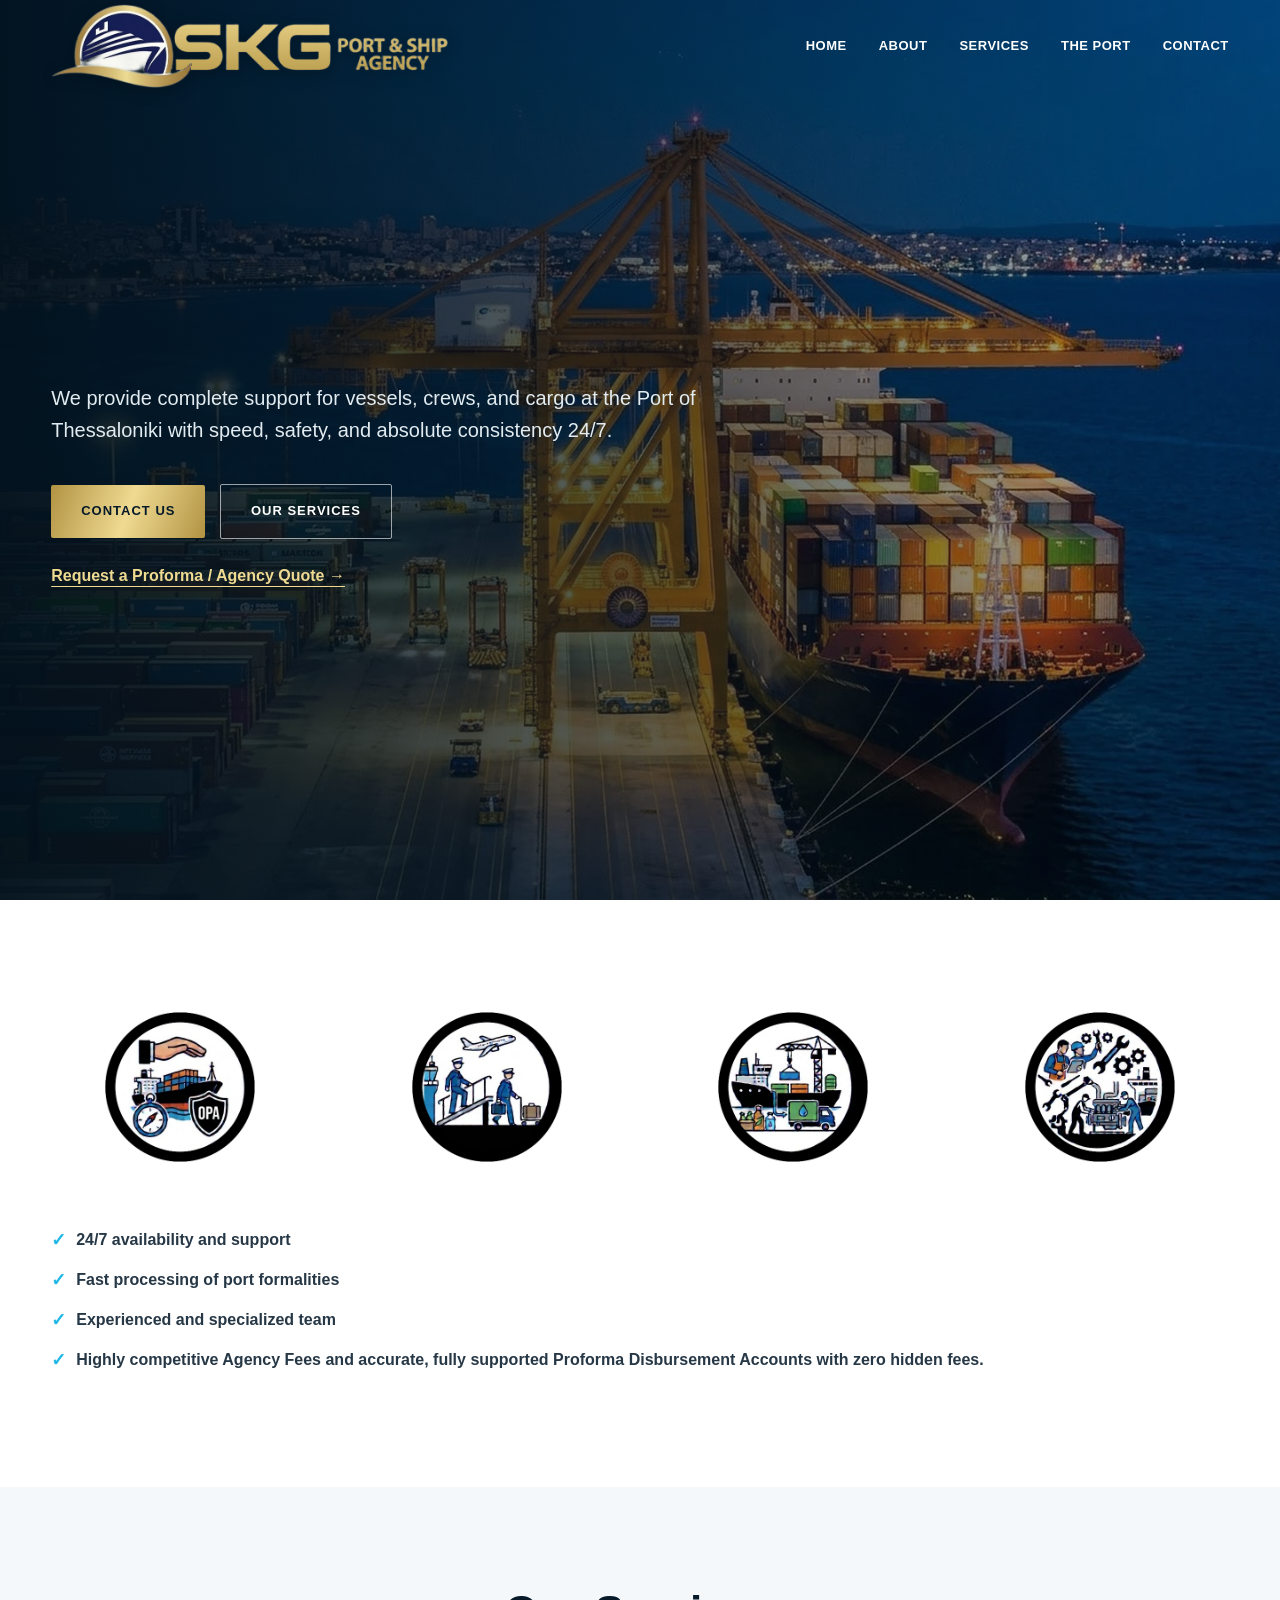
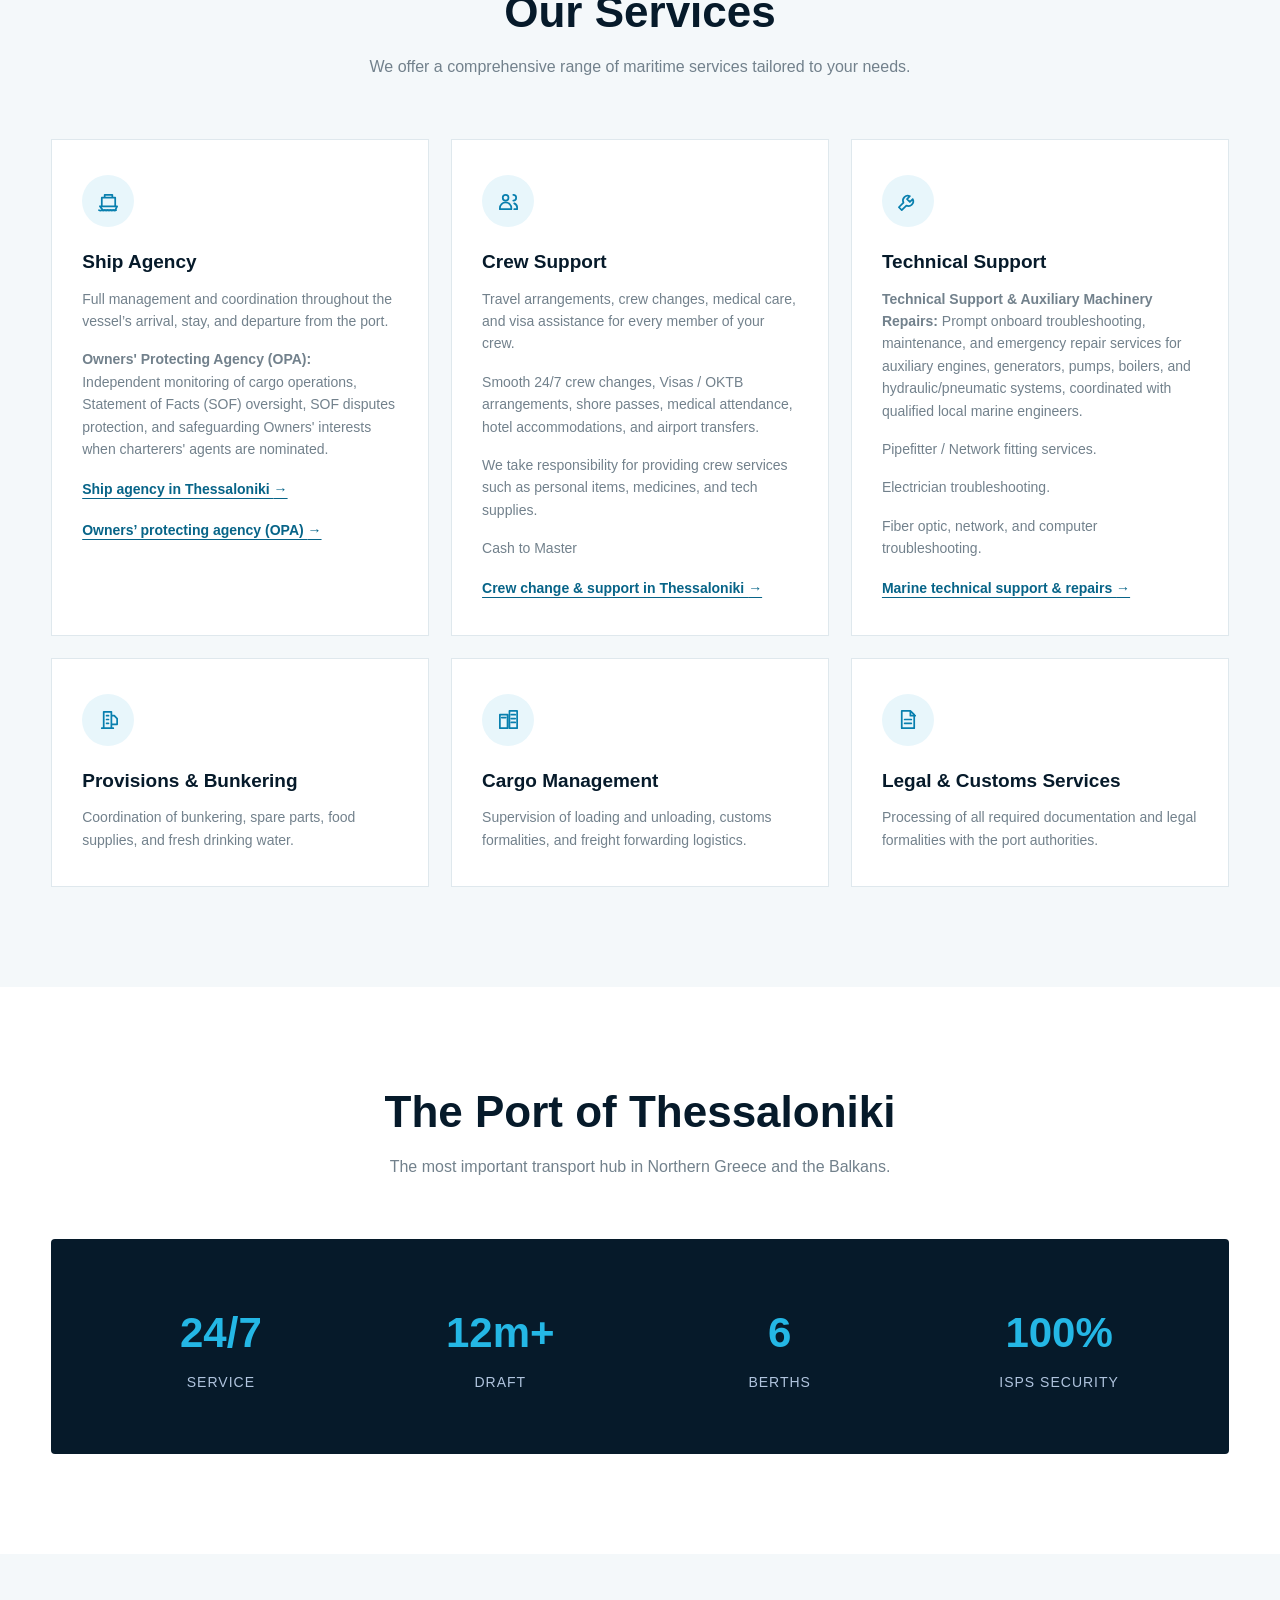
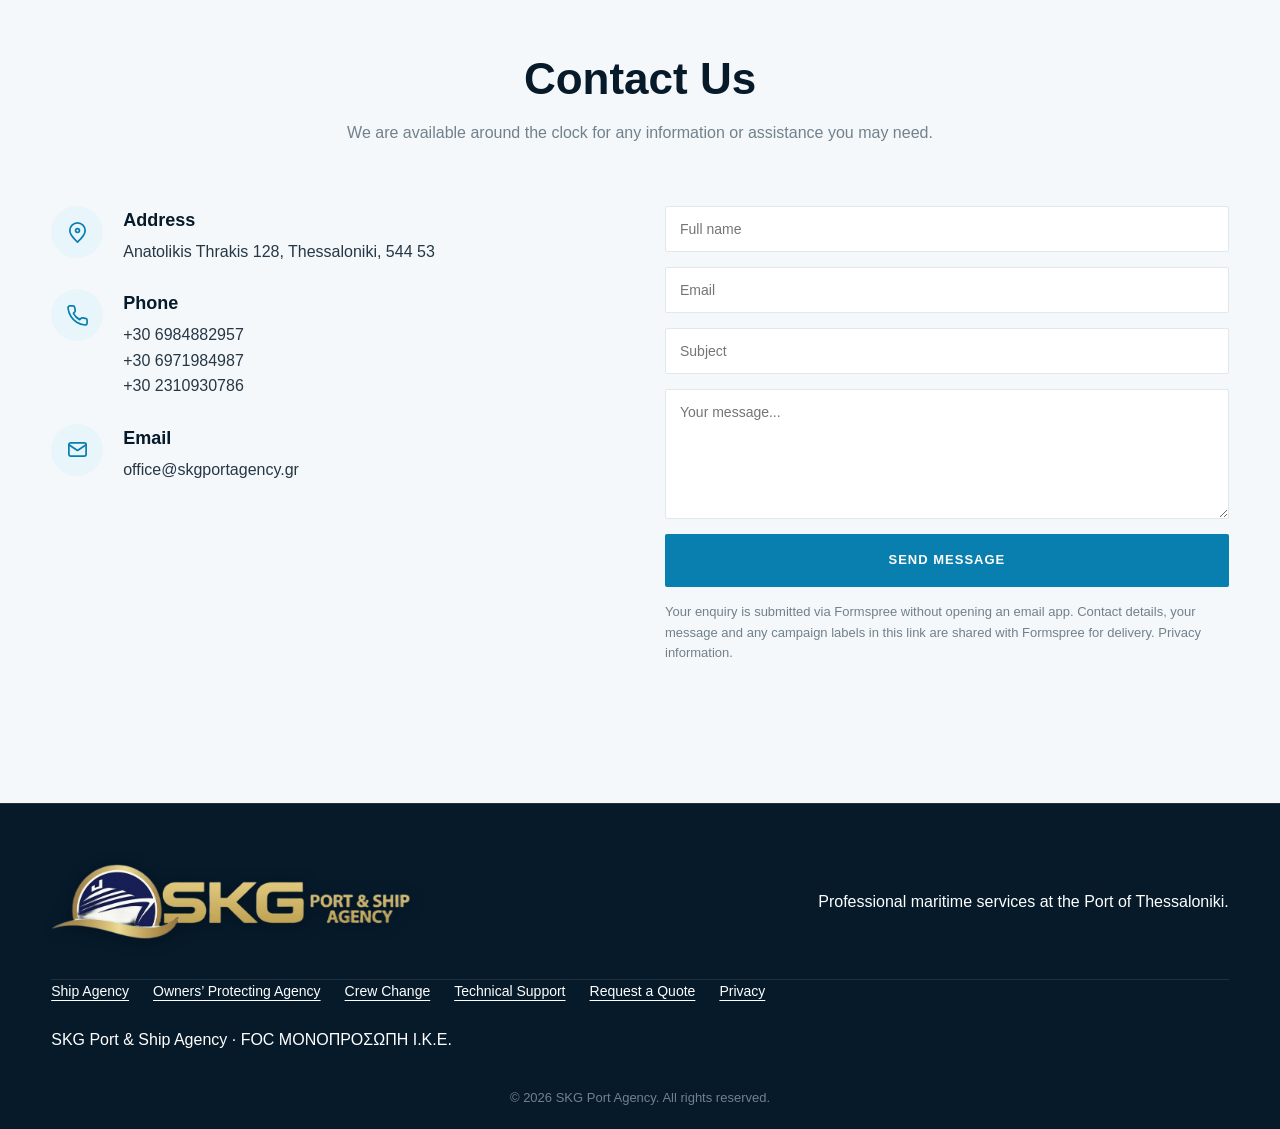
<file: index.html>
<!doctype html>
<html lang="en">

<head>
  <meta charset="UTF-8" />
  <meta name="viewport" content="width=device-width, initial-scale=1.0" />
  <meta name="description" content="SKG Port &amp; Ship Agency provides ship agency, crew support and maritime services at the Port of Thessaloniki, Greece. Contact our team for 24/7 assistance." />
  <meta name="theme-color" content="#061a2a" />
  <title>Ship Agent Thessaloniki | SKG Port &amp; Ship Agency</title>
  <link rel="canonical" href="https://skgportagency.gr/" />
  <meta property="og:type" content="website" />
  <meta property="og:locale" content="en_GB" />
  <meta property="og:site_name" content="SKG Port &amp; Ship Agency" />
  <meta property="og:title" content="Ship Agent Thessaloniki | SKG Port &amp; Ship Agency" />
  <meta property="og:description" content="SKG Port &amp; Ship Agency provides ship agency, crew support and maritime services at the Port of Thessaloniki, Greece. Contact our team for 24/7 assistance." />
  <meta property="og:url" content="https://skgportagency.gr/" />
  <meta property="og:image" content="https://skgportagency.gr/images/skg-port-ship-agency-logo-gold.png" />
  <meta property="og:image:alt" content="SKG Port &amp; Ship Agency logo" />
  <meta name="twitter:card" content="summary" />
  <script type="application/ld+json">
{
  "@context": "https://schema.org",
  "@graph": [
    {
      "@type": "Organization",
      "@id": "https://skgportagency.gr/#organization",
      "name": "SKG Port & Ship Agency",
      "alternateName": "SKG Port Agency",
      "legalName": "FOC ΜΟΝΟΠΡΟΣΩΠΗ Ι.Κ.Ε.",
      "url": "https://skgportagency.gr/",
      "description": "SKG Port & Ship Agency provides ship agency, crew support and maritime services at the Port of Thessaloniki, Greece. Contact our team for 24/7 assistance.",
      "logo": {
        "@type": "ImageObject",
        "url": "https://skgportagency.gr/images/skg-port-ship-agency-logo-gold.png",
        "width": 935,
        "height": 196
      },
      "sameAs": [
        "https://maps.app.goo.gl/DtdvPC92rRykGh8X9"
      ],
      "areaServed": {
        "@type": "City",
        "name": "Thessaloniki"
      },
      "contactPoint": [
        {
          "@type": "ContactPoint",
          "telephone": "+306984882957",
          "contactType": "customer service"
        },
        {
          "@type": "ContactPoint",
          "telephone": "+306971984987",
          "contactType": "customer service"
        },
        {
          "@type": "ContactPoint",
          "telephone": "+302310930786",
          "contactType": "customer service"
        }
      ],
      "address": {
        "@type": "PostalAddress",
        "streetAddress": "Anatolikis Thrakis 128",
        "addressLocality": "Thessaloniki",
        "postalCode": "544 53",
        "addressCountry": "GR"
      }
    },
    {
      "@type": "WebSite",
      "@id": "https://skgportagency.gr/#website",
      "url": "https://skgportagency.gr/",
      "name": "SKG Port & Ship Agency",
      "inLanguage": "en",
      "publisher": {
        "@id": "https://skgportagency.gr/#organization"
      }
    }
  ]
}
  </script>
  <style>
    :root {
      color-scheme: light;
      --navy: #061a2a;
      --blue: #087fae;
      --cyan: #24b7e5;
      --light: #f4f8fa;
      --text: #263746;
      --muted: #72818c;
      --border: #dfe8ed;
    }

    *,
    *::before,
    *::after {
      box-sizing: border-box;
    }

    html {
      scroll-behavior: smooth;
    }

    body {
      margin: 0;
      color: var(--text);
      background: #fff;
      font-family: Arial, Helvetica, sans-serif;
      line-height: 1.6;
    }

    a {
      color: inherit;
      text-decoration: none;
    }

    a:focus-visible,
    button:focus-visible,
    input:focus-visible,
    textarea:focus-visible {
      outline: 3px solid var(--cyan);
      outline-offset: 3px;
    }

    .container {
      width: min(1180px, 92%);
      margin: 0 auto;
    }

    .header {
      position: absolute;
      z-index: 10;
      inset: 0 0 auto;
      color: #fff;
    }

    .navbar {
      display: flex;
      height: 92px;
      align-items: center;
      justify-content: space-between;
    }

    .site-logo {
      display: inline-flex;
      flex: 0 0 auto;
      align-items: center;
      line-height: 0;
    }

    .site-logo img {
      display: block;
      width: clamp(285px, 31vw, 410px);
      height: auto;
      filter: drop-shadow(0 2px 8px rgba(0, 0, 0, 0.32));
    }

    .footer .site-logo img {
      width: clamp(260px, 28vw, 360px);
    }

    .nav {
      display: flex;
      gap: 32px;
    }

    .nav a {
      font-size: 13px;
      font-weight: 700;
      letter-spacing: 0.5px;
      text-transform: uppercase;
      transition: color 0.2s ease;
    }

    .nav a:hover {
      color: var(--cyan);
    }

    .menu-toggle {
      display: none;
      border: 0;
      padding: 5px;
      color: #fff;
      background: transparent;
      font-size: 28px;
      cursor: pointer;
    }

    .hero {
      display: flex;
      min-height: 100vh;
      align-items: center;
      color: #fff;
      background:
        linear-gradient(90deg,
          rgba(3, 17, 28, 0.96),
          rgba(3, 17, 28, 0.65),
          rgba(3, 17, 28, 0.25)),
        url("./images/skg-port-night-enhanced-d2500ecf23.webp") 75% 60% / cover no-repeat;
    }

    .hero-content {
      max-width: 800px;
      padding-top: 70px;
    }

    .eyebrow {
      margin-bottom: 20px;
      color: var(--cyan);
      font-size: 13px;
      font-weight: 700;
      letter-spacing: 4px;
      text-transform: uppercase;
    }

    .hero h1 {
      margin: 0 0 28px;
      font-size: clamp(46px, 7vw, 82px);
      line-height: 1;
      letter-spacing: -3px;
    }

    .hero p {
      max-width: 680px;
      margin: 0 0 38px;
      color: #e1ebf0;
      font-size: 20px;
    }

    .button {
      display: inline-block;
      border: 0;
      border-radius: 2px;
      padding: 16px 30px;
      color: #fff;
      background: var(--blue);
      font: inherit;
      font-size: 13px;
      font-weight: 700;
      letter-spacing: 1px;
      text-align: center;
      text-transform: uppercase;
      cursor: pointer;
      transition:
        background 0.25s ease,
        transform 0.25s ease;
    }

    .button:hover {
      transform: translateY(-3px);
      background: var(--cyan);
    }

    .button-gold {
      color: var(--navy);
      background: linear-gradient(110deg, #b29343, #efda91, #b29343);
    }

    .button-gold:hover {
      background: linear-gradient(110deg, #c2a354, #f5e5ae, #c2a354);
    }

    .button-outline {
      margin-left: 10px;
      border: 1px solid rgba(255, 255, 255, 0.6);
      background: transparent;
    }

    .button-outline:hover {
      color: var(--navy);
      background: #fff;
    }

    .section {
      padding: 100px 0;
    }

    .section-title {
      max-width: 760px;
      margin: 0 auto 60px;
      text-align: center;
    }

    .section-title h2 {
      margin: 0 0 16px;
      color: var(--navy);
      font-size: 44px;
      line-height: 1.15;
    }

    .section-title p {
      margin: 0;
      color: var(--muted);
    }

    .about {
      display: grid;
      grid-template-columns: 1fr;
      align-items: center;
      gap: 40px;
    }

    .about-service-icons {
      display: grid;
      grid-template-columns: repeat(4, minmax(0, 1fr));
      justify-items: center;
      align-items: center;
      column-gap: 48px;
      row-gap: 36px;
      padding: 12px 0;
    }

    .about-service-icons img {
      display: block;
      width: min(100%, 150px);
      height: auto;
      aspect-ratio: 1 / 1;
      object-fit: contain;
    }

    @media (max-width: 600px) {
      .about-service-icons {
        grid-template-columns: repeat(2, minmax(0, 1fr));
        gap: 36px 52px;
      }

      .about-service-icons img {
        width: min(100%, 110px);
      }
    }

    .about-content h2 {
      margin: 0 0 22px;
      color: var(--navy);
      font-size: 44px;
      line-height: 1.15;
    }

    .about-content p {
      margin: 0 0 20px;
      color: var(--muted);
    }

    .check {
      display: flex;
      align-items: flex-start;
      margin: 13px 0;
      font-weight: 700;
    }

    .check-mark {
      flex: 0 0 auto;
      margin-right: 10px;
      color: var(--cyan);
      font-size: 18px;
      line-height: 1.5;
    }

    .services-section,
    .contact-section {
      background: var(--light);
    }

    .services-grid {
      display: grid;
      grid-template-columns: repeat(3, 1fr);
      gap: 22px;
    }

    .service-card {
      border: 1px solid var(--border);
      padding: 35px 30px;
      background: #fff;
      transition:
        transform 0.3s ease,
        box-shadow 0.3s ease;
    }

    .service-card:hover {
      transform: translateY(-8px);
      box-shadow: 0 20px 45px rgba(5, 32, 50, 0.12);
    }

    .service-icon,
    .contact-icon {
      display: grid;
      width: 52px;
      height: 52px;
      margin-bottom: 20px;
      place-items: center;
      border-radius: 50%;
      color: var(--blue);
      background: #e8f6fb;
      font-size: 22px;
      font-weight: 700;
    }

    .service-icon svg,
    .contact-icon svg {
      width: 23px;
      height: 23px;
      fill: none;
      stroke: currentColor;
      stroke-linecap: round;
      stroke-linejoin: round;
      stroke-width: 1.8;
    }

    .service-card h3 {
      margin: 0 0 10px;
      color: var(--navy);
      font-size: 19px;
    }

    .service-card p {
      margin: 0;
      color: var(--muted);
      font-size: 14px;
    }

    .stats {
      display: grid;
      grid-template-columns: repeat(4, 1fr);
      gap: 20px;
      border-radius: 4px;
      padding: 60px 40px;
      color: #fff;
      background: var(--navy);
      text-align: center;
    }

    .stat h3 {
      margin: 0 0 5px;
      color: var(--cyan);
      font-size: 42px;
    }

    .stat p {
      margin: 0;
      color: #b0c4de;
      font-size: 14px;
      letter-spacing: 1px;
      text-transform: uppercase;
    }

    .contact-wrap {
      display: grid;
      grid-template-columns: 1fr 1fr;
      gap: 50px;
    }

    .contact-info {
      display: flex;
      flex-direction: column;
      gap: 25px;
    }

    .contact-item {
      display: flex;
      align-items: flex-start;
      gap: 20px;
    }

    .contact-icon {
      flex: 0 0 52px;
      margin: 0;
    }

    .contact-item h3 {
      margin: 0 0 4px;
      color: var(--navy);
      font-size: 18px;
    }

    .contact-item p {
      margin: 0;
    }

    .contact-item a:hover {
      color: var(--blue);
      text-decoration: underline;
    }

    .contact-form {
      display: flex;
      flex-direction: column;
      gap: 15px;
    }

    .contact-form input,
    .contact-form textarea {
      width: 100%;
      border: 1px solid var(--border);
      border-radius: 2px;
      padding: 14px;
      color: var(--text);
      background: #fff;
      font: 14px Arial, Helvetica, sans-serif;
    }

    .contact-form textarea {
      min-height: 130px;
      resize: vertical;
    }

    .contact-form input:focus,
    .contact-form textarea:focus {
      border-color: var(--blue);
    }

    .form-note,
    .form-status {
      margin: 0;
      color: var(--muted);
      font-size: 13px;
    }

    .form-status {
      color: #16734e;
      font-weight: 700;
    }

    .footer {
      border-top: 1px solid rgba(255, 255, 255, 0.1);
      padding: 60px 0 20px;
      color: #fff;
      background: var(--navy);
    }

    .footer-content {
      display: flex;
      align-items: center;
      justify-content: space-between;
      gap: 25px;
      border-bottom: 1px solid rgba(255, 255, 255, 0.1);
      padding-bottom: 40px;
    }

    .footer-content p {
      margin: 0;
    }

    .footer-bottom {
      padding-top: 20px;
      color: var(--muted);
      font-size: 13px;
      text-align: center;
    }

    .footer-bottom p {
      margin: 0;
    }

    @media (max-width: 992px) {
      .services-grid {
        grid-template-columns: repeat(2, 1fr);
      }

      .about {
        grid-template-columns: 1fr;
      }

      .stats {
        grid-template-columns: repeat(2, 1fr);
      }
    }

    @media (max-width: 768px) {
      .menu-toggle {
        display: block;
      }

      .nav {
        position: absolute;
        top: 92px;
        left: 0;
        display: none;
        width: 100%;
        flex-direction: column;
        gap: 20px;
        padding: 20px;
        background: var(--navy);
      }

      .nav.open {
        display: flex;
      }

      .services-grid,
      .contact-wrap,
      .stats {
        grid-template-columns: 1fr;
      }

      .button-outline {
        margin-top: 10px;
        margin-left: 0;
      }

      .footer-content {
        flex-direction: column;
        text-align: center;
      }

      .hero h1 {
        letter-spacing: -1.5px;
      }

      .section-title h2,
      .about-content h2 {
        font-size: 36px;
      }
    }

    @media (max-width: 420px) {
      .site-logo img {
        width: 230px;
      }

      .hero p {
        font-size: 17px;
      }

      .button {
        padding: 14px 20px;
      }

    }

    @media (prefers-reduced-motion: reduce) {

      *,
      *::before,
      *::after {
        scroll-behavior: auto !important;
        transition-duration: 0.01ms !important;
        animation-duration: 0.01ms !important;
        animation-iteration-count: 1 !important;
      }
    }

    .service-detail-link {
      display: block; margin-top: 18px; color: #076488;
      text-decoration: underline; text-underline-offset: 4px;
      font-size: 14px; font-weight: 700; line-height: 1.6;
    }
    .service-detail-link:hover { color: var(--navy); }
    .hero-quote-link {
      display: block; width: fit-content; margin-top: 24px; color: #efda91;
      font-weight: 700; text-decoration: underline; text-underline-offset: 5px;
    }
    .footer-service-links { display: flex; flex-wrap: wrap; gap: 12px 24px; margin-bottom: 24px; }
    .footer-service-links a { text-decoration: underline; text-underline-offset: 4px; font-size: 14px; }
    .footer-service-links a:hover { color: #efda91; }
    .contact-form :disabled { opacity: 0.7; cursor: wait; }
    .form-status { min-height: 24px; overflow-wrap: anywhere; }
    .form-status[data-state="error"] { color: #a52b2b; }
  </style>
</head>

<body>
  <header class="header">
    <div class="container navbar">
      <a class="site-logo" href="#home" aria-label="SKG Port and Ship Agency home">
        <img src="./images/skg-port-ship-agency-logo-gold.png" alt="SKG Port &amp; Ship Agency" width="935" height="196" />
      </a>
      <nav class="nav" id="site-navigation" aria-label="Main navigation">
        <a href="#home">Home</a>
        <a href="#about">About</a>
        <a href="#services">Services</a>
        <a href="#port">The Port</a>
        <a href="#contact">Contact</a>
      </nav>
      <button class="menu-toggle" type="button" aria-label="Open menu" aria-expanded="false"
        aria-controls="site-navigation">
        <span aria-hidden="true">☰</span>
      </button>
    </div>
  </header>

  <main>
    <section class="hero" id="home">
      <div class="container">
        <div class="hero-content">
          <p>
            We provide complete support for vessels, crews, and cargo at the
            Port of Thessaloniki with speed, safety, and absolute consistency
            24/7.
          </p>
          <a class="button button-gold" href="#contact">Contact Us</a>
          <a class="button button-outline" href="#services">Our Services</a>
          <a class="hero-quote-link" href="/request-quote/">Request a Proforma / Agency Quote <span aria-hidden="true">→</span></a>
        </div>
      </div>
    </section>

    <section class="section" id="about">
      <div class="container about">
        <div class="about-service-icons" role="group" aria-label="Shipping agent services">
          <img src="./images/skg-service-opa-round.webp" alt="Owners' Protecting Agency (OPA)" width="338" height="338" loading="lazy" decoding="async" />
          <img src="./images/skg-service-crew-round.webp" alt="Crew change services" width="338" height="338" loading="lazy" decoding="async" />
          <img src="./images/skg-service-husbandry-round.webp" alt="Husbandry services" width="338" height="338" loading="lazy" decoding="async" />
          <img src="./images/skg-service-technical-round.webp" alt="Technical support" width="338" height="338" loading="lazy" decoding="async" />
        </div>
        <div class="about-content">
          <div class="check"><span class="check-mark">✓</span>24/7 availability and support</div>
          <div class="check"><span class="check-mark">✓</span>Fast processing of port formalities</div>
          <div class="check"><span class="check-mark">✓</span>Experienced and specialized team</div>
          <div class="check"><span class="check-mark">✓</span>Highly competitive Agency Fees and accurate, fully supported Proforma Disbursement Accounts with zero hidden fees.</div>
        </div>
      </div>
    </section>

    <section class="section services-section" id="services">
      <div class="container">
        <div class="section-title">
          <h2>Our Services</h2>
          <p>
            We offer a comprehensive range of maritime services tailored to
            your needs.
          </p>
        </div>
        <div class="services-grid">
          <article class="service-card">
            <div class="service-icon" aria-hidden="true">
              <svg viewBox="0 0 24 24">
                <path d="M3 17h18l-2 4H6l-3-4Z" />
                <path
                  d="M5 17V8h14v9M8 8V5h8v3M2 21c1 .7 2 .7 3 0 1 .7 2 .7 3 0 1 .7 2 .7 3 0 1 .7 2 .7 3 0 1 .7 2 .7 3 0 1 .7 2 .7 3 0" />
              </svg>
            </div>
            <h3>Ship Agency</h3>
            <p>
              Full management and coordination throughout the vessel’s
              arrival, stay, and departure from the port.
            </p>
            <p style="margin-top: 16px;">
              <strong>Owners' Protecting Agency (OPA):</strong><br />
              Independent monitoring of cargo operations, Statement of Facts (SOF) oversight, SOF disputes protection, and safeguarding Owners' interests when charterers' agents are nominated.
            </p>
            <a class="service-detail-link" href="/ship-agency-thessaloniki/">Ship agency in Thessaloniki <span aria-hidden="true">→</span></a>
            <a class="service-detail-link" href="/owners-protecting-agency-thessaloniki/">Owners’ protecting agency (OPA) <span aria-hidden="true">→</span></a>
          </article>
          <article class="service-card">
            <div class="service-icon" aria-hidden="true">
              <svg viewBox="0 0 24 24">
                <circle cx="9" cy="8" r="3" />
                <path d="M3 20v-1a6 6 0 0 1 12 0v1H3ZM17 5a3 3 0 0 1 0 6M18 14a5 5 0 0 1 3 5v1h-3" />
              </svg>
            </div>
            <h3>Crew Support</h3>
            <p>
              Travel arrangements, crew changes, medical care, and visa
              assistance for every member of your crew.
            </p>
            <p style="margin-top: 16px;">
              Smooth 24/7 crew changes, Visas / OKTB arrangements, shore passes, medical attendance, hotel accommodations, and airport transfers.
            </p>
            <p style="margin-top: 16px;">
              We take responsibility for providing crew services such as personal items, medicines, and tech supplies.
            </p>
            <p style="margin-top: 16px;">Cash to Master</p>
            <a class="service-detail-link" href="/crew-change-thessaloniki/">Crew change & support in Thessaloniki <span aria-hidden="true">→</span></a>
          </article>
          <article class="service-card">
            <div class="service-icon" aria-hidden="true">
              <svg viewBox="0 0 24 24">
                <path d="M14.5 6.5a5 5 0 0 0-6.7 6.7L3 18l3 3 4.8-4.8a5 5 0 0 0 6.7-6.7l-3 3-3-3 3-3Z" />
              </svg>
            </div>
            <h3>Technical Support</h3>
            <p>
              <strong>Technical Support &amp; Auxiliary Machinery Repairs:</strong> Prompt onboard troubleshooting, maintenance, and emergency repair services for auxiliary engines, generators, pumps, boilers, and hydraulic/pneumatic systems, coordinated with qualified local marine engineers.
            </p>
            <p style="margin-top: 16px;">Pipefitter / Network fitting services.</p>
            <p style="margin-top: 16px;">Electrician troubleshooting.</p>
            <p style="margin-top: 16px;">Fiber optic, network, and computer troubleshooting.</p>
            <a class="service-detail-link" href="/marine-technical-support-thessaloniki/">Marine technical support & repairs <span aria-hidden="true">→</span></a>
          </article>
          <article class="service-card">
            <div class="service-icon" aria-hidden="true">
              <svg viewBox="0 0 24 24">
                <path d="M7 21V4h8v17M5 21h12M15 8h3l3 3v6h-6M10 8h2M10 12h2M10 16h2" />
              </svg>
            </div>
            <h3>Provisions &amp; Bunkering</h3>
            <p>
              Coordination of bunkering, spare parts, food supplies, and
              fresh drinking water.
            </p>
          </article>
          <article class="service-card">
            <div class="service-icon" aria-hidden="true">
              <svg viewBox="0 0 24 24">
                <path d="M3 7h8v14H3zM13 3h8v18h-8zM5 10h4M15 7h4M15 11h4M15 15h4" />
              </svg>
            </div>
            <h3>Cargo Management</h3>
            <p>
              Supervision of loading and unloading, customs formalities, and
              freight forwarding logistics.
            </p>
          </article>
          <article class="service-card">
            <div class="service-icon" aria-hidden="true">
              <svg viewBox="0 0 24 24">
                <path d="M6 3h9l4 4v14H6zM15 3v5h5M9 12h7M9 16h7" />
              </svg>
            </div>
            <h3>Legal &amp; Customs Services</h3>
            <p>
              Processing of all required documentation and legal formalities
              with the port authorities.
            </p>
          </article>
        </div>
      </div>
    </section>

    <section class="section" id="port">
      <div class="container">
        <div class="section-title">
          <h2>The Port of Thessaloniki</h2>
          <p>
            The most important transport hub in Northern Greece and the
            Balkans.
          </p>
        </div>
        <div class="stats">
          <div class="stat">
            <h3>24/7</h3>
            <p>Service</p>
          </div>
          <div class="stat">
            <h3>12m+</h3>
            <p>Draft</p>
          </div>
          <div class="stat">
            <h3>6</h3>
            <p>Berths</p>
          </div>
          <div class="stat">
            <h3>100%</h3>
            <p>ISPS Security</p>
          </div>
        </div>
      </div>
    </section>

    <section class="section contact-section" id="contact">
      <div class="container">
        <div class="section-title">
          <h2>Contact Us</h2>
          <p>
            We are available around the clock for any information or
            assistance you may need.
          </p>
        </div>
        <div class="contact-wrap">
          <div class="contact-info">
            <div class="contact-item">
              <div class="contact-icon" aria-hidden="true">
                <svg viewBox="0 0 24 24">
                  <path d="M20 10c0 5-8 12-8 12S4 15 4 10a8 8 0 1 1 16 0Z" />
                  <circle cx="12" cy="10" r="2" />
                </svg>
              </div>
              <div>
                <h3>Address</h3>
                <p>Anatolikis Thrakis 128, Thessaloniki, 544 53</p>
              </div>
            </div>
            <div class="contact-item">
              <div class="contact-icon" aria-hidden="true">
                <svg viewBox="0 0 24 24">
                  <path
                    d="M22 16.9v3a2 2 0 0 1-2.2 2A19.8 19.8 0 0 1 11.2 19a19.4 19.4 0 0 1-6-6A19.8 19.8 0 0 1 2.1 4.2 2 2 0 0 1 4.1 2h3a2 2 0 0 1 2 1.7l.5 3a2 2 0 0 1-.6 1.7L7.7 9.7a16 16 0 0 0 6.6 6.6l1.3-1.3a2 2 0 0 1 1.7-.6l3 .5a2 2 0 0 1 1.7 2Z" />
                </svg>
              </div>
              <div>
                <h3>Phone</h3>
                <p>
                  <a href="tel:+306984882957">+30 6984882957</a><br />
                  <a href="tel:+306971984987">+30 6971984987</a><br />
                  <a href="tel:+302310930786">+30 2310930786</a>
                </p>
              </div>
            </div>
            <div class="contact-item">
              <div class="contact-icon" aria-hidden="true">
                <svg viewBox="0 0 24 24">
                  <rect x="3" y="5" width="18" height="14" rx="2" />
                  <path d="m3 7 9 6 9-6" />
                </svg>
              </div>
              <div>
                <h3>Email</h3>
                <p>
                  <a href="mailto:office@skgportagency.gr">office@skgportagency.gr</a>
                </p>
              </div>
            </div>
          </div>

          <form class="contact-form" id="contact-form">
            <input type="text" name="_honey" tabindex="-1" autocomplete="off" aria-hidden="true" hidden />
            <input name="name" type="text" placeholder="Full name" aria-label="Full name" autocomplete="name"
              required />
            <input name="email" type="email" placeholder="Email" aria-label="Your email" autocomplete="email"
              required />
            <input name="subject" type="text" placeholder="Subject" aria-label="Subject" />
            <textarea name="message" placeholder="Your message..." aria-label="Your message" required></textarea>
            <button class="button" type="submit">Send Message</button>
            <p class="form-note">
              Your enquiry is submitted via Formspree without opening an email app. Contact details, your message and any campaign labels in this link are shared with Formspree for delivery. <a href="/privacy/">Privacy information</a>.
            </p>
            <p class="form-status" id="form-status" role="status" aria-live="polite"></p>
          </form>
        </div>
      </div>
    </section>
  </main>

  <footer class="footer">
    <div class="container">
      <div class="footer-content">
        <a class="site-logo" href="#home" aria-label="SKG Port and Ship Agency home">
          <img src="./images/skg-port-ship-agency-logo-gold.png" alt="SKG Port &amp; Ship Agency" width="935" height="196" loading="lazy" />
        </a>
        <p>Professional maritime services at the Port of Thessaloniki.</p>
      </div>

      <nav class="footer-service-links" aria-label="Service information">
        <a href="/ship-agency-thessaloniki/">Ship Agency</a>
        <a href="/owners-protecting-agency-thessaloniki/">Owners’ Protecting Agency</a>
        <a href="/crew-change-thessaloniki/">Crew Change</a>
        <a href="/marine-technical-support-thessaloniki/">Technical Support</a>
        <a href="/request-quote/">Request a Quote</a>
        <a href="/privacy/">Privacy</a>
      </nav>
      <p>SKG Port &amp; Ship Agency · FOC ΜΟΝΟΠΡΟΣΩΠΗ Ι.Κ.Ε.</p>
      <div class="footer-bottom">
        <p>© 2026 SKG Port Agency. All rights reserved.</p>
      </div>
    </div>
  </footer>

  <script src="/assets/site.js?v=formspree-20261103" defer></script>
</body>

</html>
</file>
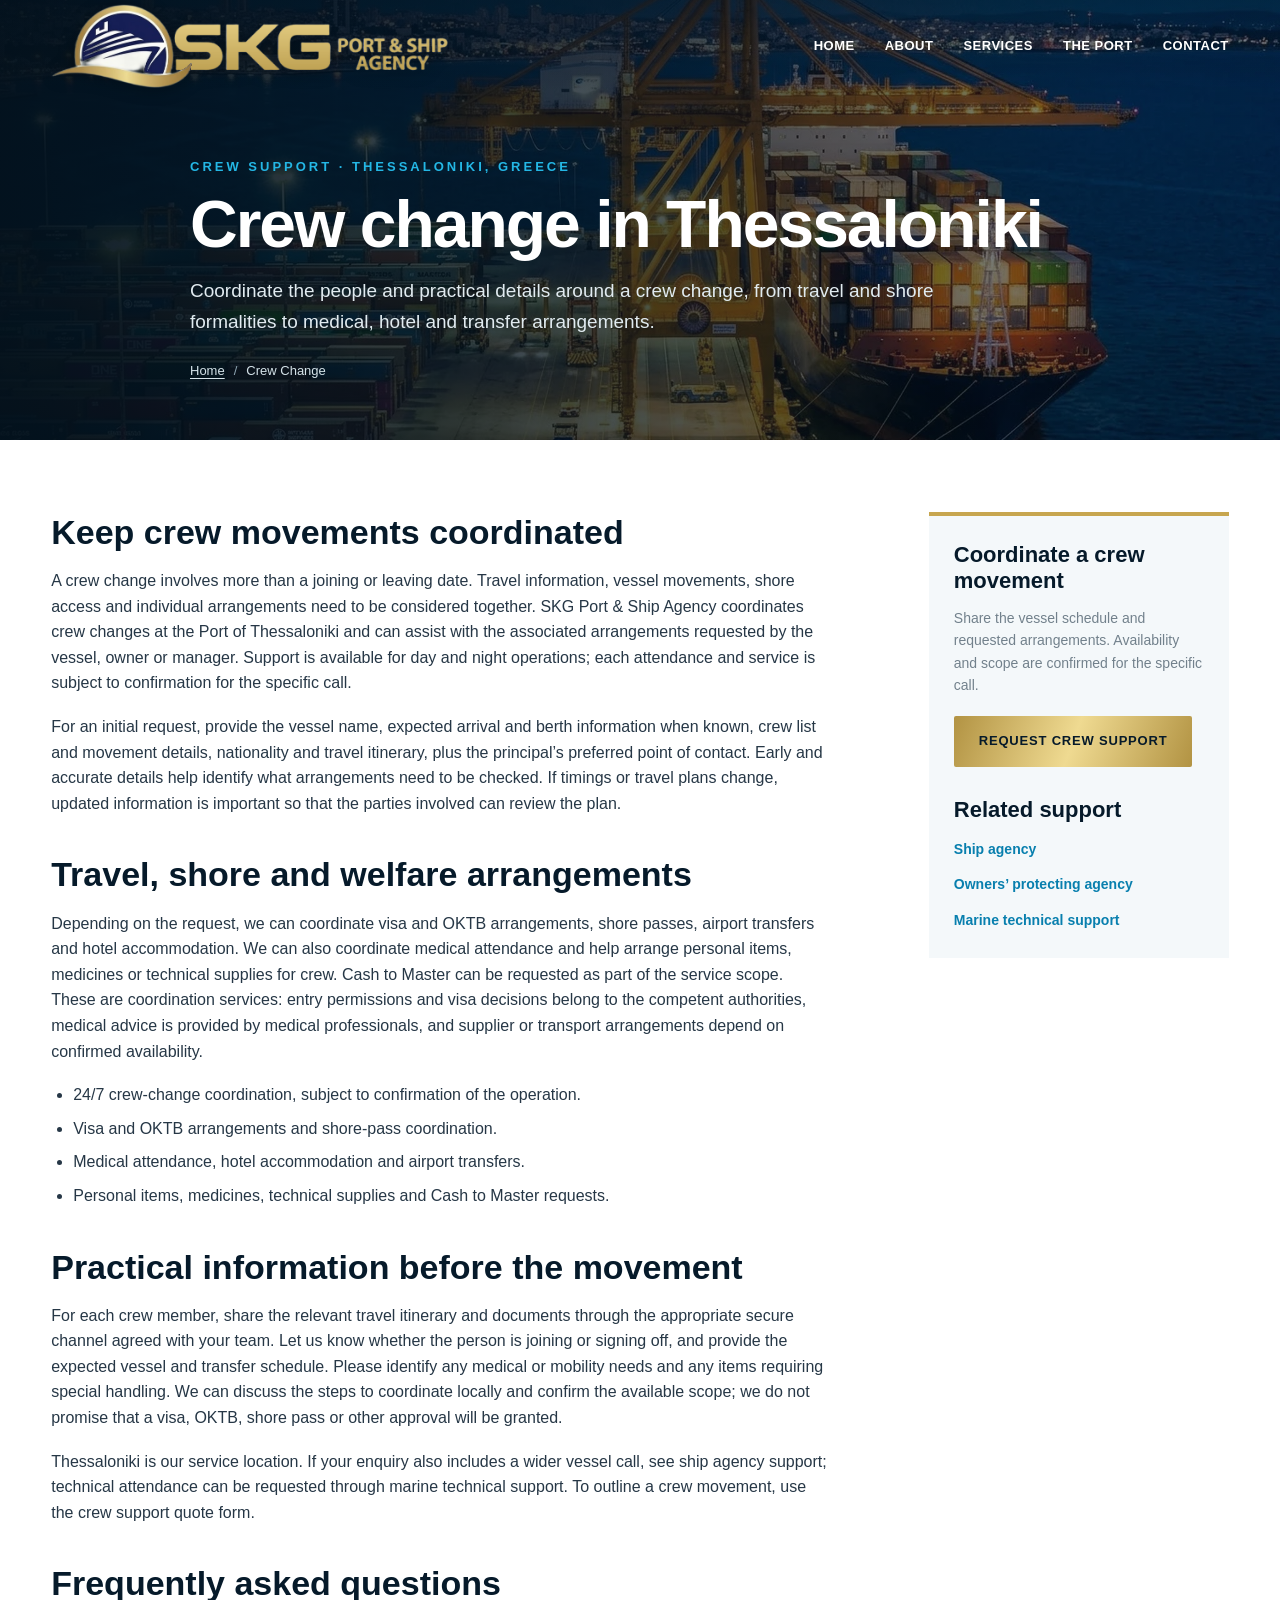
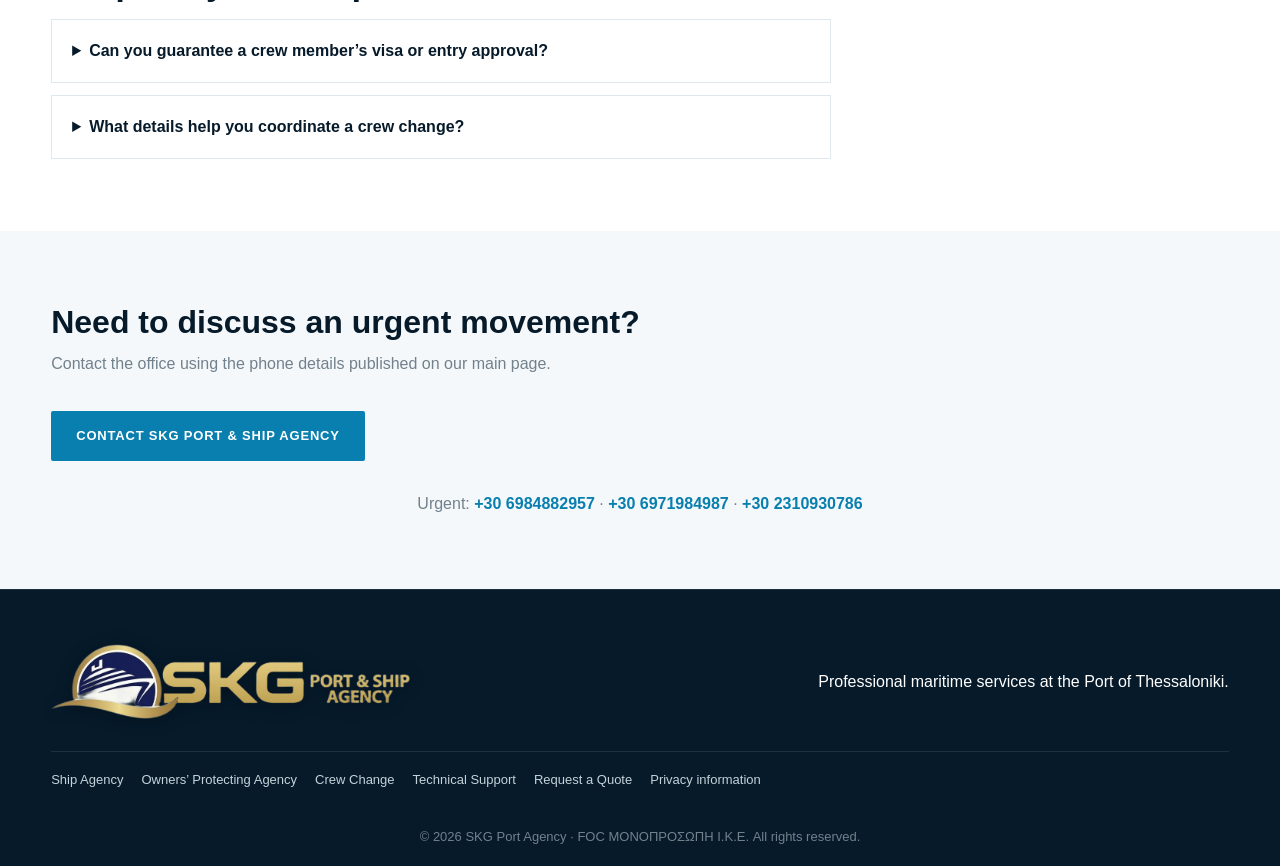
<file: crew-change-thessaloniki/index.html>
<!doctype html>
<html lang="en">
<head>
  <meta charset="UTF-8">
  <meta name="viewport" content="width=device-width, initial-scale=1">
  <meta name="theme-color" content="#061a2a">
  <meta name="description" content="Coordinate crew changes at Thessaloniki with support for travel, visas and OKTB arrangements, shore passes, medical attendance, hotels and transfers.">
  <title>Crew Change in Thessaloniki | SKG Port &amp; Ship Agency</title>
  <link rel="canonical" href="https://skgportagency.gr/crew-change-thessaloniki/">
  <link rel="stylesheet" href="/assets/service-pages.css">
  <meta property="og:type" content="website"><meta property="og:locale" content="en_GB"><meta property="og:site_name" content="SKG Port &amp; Ship Agency">
  <meta property="og:title" content="Crew Change in Thessaloniki | SKG Port &amp; Ship Agency">
  <meta property="og:description" content="Coordinate crew changes at Thessaloniki with support for travel, visas and OKTB arrangements, shore passes, medical attendance, hotels and transfers.">
  <meta property="og:url" content="https://skgportagency.gr/crew-change-thessaloniki/">
  <meta property="og:image" content="https://skgportagency.gr/images/skg-port-ship-agency-logo-gold.png"><meta property="og:image:alt" content="SKG Port &amp; Ship Agency logo">
  <meta name="twitter:card" content="summary"><meta name="twitter:title" content="Crew Change in Thessaloniki | SKG Port &amp; Ship Agency">
  <meta name="twitter:description" content="Practical crew-change coordination and related shore support at Thessaloniki.">
  <meta name="twitter:image" content="https://skgportagency.gr/images/skg-port-ship-agency-logo-gold.png">
  <script type="application/ld+json">
  {"@context":"https://schema.org","@graph":[
    {"@type":"Service","@id":"https://skgportagency.gr/crew-change-thessaloniki/#service","name":"Crew change support in Thessaloniki","serviceType":"Crew change and crew support","url":"https://skgportagency.gr/crew-change-thessaloniki/","description":"Coordination of crew changes, visa and OKTB arrangements, shore passes, medical and hotel arrangements, airport transfers, crew items and Cash to Master at Thessaloniki.","areaServed":{"@type":"City","name":"Thessaloniki"},"provider":{"@id":"https://skgportagency.gr/#organization"}},
    {"@type":"BreadcrumbList","itemListElement":[{"@type":"ListItem","position":1,"name":"Home","item":"https://skgportagency.gr/"},{"@type":"ListItem","position":2,"name":"Crew Change","item":"https://skgportagency.gr/crew-change-thessaloniki/"}]}
  ]}
  </script>
  <script src="/assets/site.js?v=formspree-20261103" defer></script>
</head>
<body>
  <a class="skip-link" href="#main-content">Skip to content</a>
  <header class="header"><div class="container navbar">
    <a class="site-logo" href="/" aria-label="SKG Port and Ship Agency home"><img src="/images/skg-port-ship-agency-logo-gold.png" alt="SKG Port &amp; Ship Agency" width="935" height="196"></a>
    <nav class="nav" id="site-navigation" aria-label="Main navigation"><a href="/#home">Home</a><a href="/#about">About</a><a href="/#services">Services</a><a href="/#port">The Port</a><a href="/#contact">Contact</a></nav>
    <button class="menu-toggle" type="button" aria-label="Open menu" aria-expanded="false" aria-controls="site-navigation"><span aria-hidden="true">☰</span></button>
  </div></header>
  <main id="main-content">
    <section class="page-hero"><div class="container hero-copy">
      <p class="eyebrow">Crew support · Thessaloniki, Greece</p><h1>Crew change in Thessaloniki</h1>
      <p class="intro">Coordinate the people and practical details around a crew change, from travel and shore formalities to medical, hotel and transfer arrangements.</p>
      <nav class="breadcrumbs" aria-label="Breadcrumb"><ol><li><a href="/">Home</a></li><li aria-current="page">Crew Change</li></ol></nav>
    </div></section>
    <section class="content-section"><div class="container content-layout">
      <article class="prose">
        <h2>Keep crew movements coordinated</h2>
        <p>A crew change involves more than a joining or leaving date. Travel information, vessel movements, shore access and individual arrangements need to be considered together. SKG Port &amp; Ship Agency coordinates crew changes at the Port of Thessaloniki and can assist with the associated arrangements requested by the vessel, owner or manager. Support is available for day and night operations; each attendance and service is subject to confirmation for the specific call.</p>
        <p>For an initial request, provide the vessel name, expected arrival and berth information when known, crew list and movement details, nationality and travel itinerary, plus the principal’s preferred point of contact. Early and accurate details help identify what arrangements need to be checked. If timings or travel plans change, updated information is important so that the parties involved can review the plan.</p>
        <h2>Travel, shore and welfare arrangements</h2>
        <p>Depending on the request, we can coordinate visa and OKTB arrangements, shore passes, airport transfers and hotel accommodation. We can also coordinate medical attendance and help arrange personal items, medicines or technical supplies for crew. Cash to Master can be requested as part of the service scope. These are coordination services: entry permissions and visa decisions belong to the competent authorities, medical advice is provided by medical professionals, and supplier or transport arrangements depend on confirmed availability.</p>
        <ul>
          <li>24/7 crew-change coordination, subject to confirmation of the operation.</li>
          <li>Visa and OKTB arrangements and shore-pass coordination.</li>
          <li>Medical attendance, hotel accommodation and airport transfers.</li>
          <li>Personal items, medicines, technical supplies and Cash to Master requests.</li>
        </ul>
        <h2>Practical information before the movement</h2>
        <p>For each crew member, share the relevant travel itinerary and documents through the appropriate secure channel agreed with your team. Let us know whether the person is joining or signing off, and provide the expected vessel and transfer schedule. Please identify any medical or mobility needs and any items requiring special handling. We can discuss the steps to coordinate locally and confirm the available scope; we do not promise that a visa, OKTB, shore pass or other approval will be granted.</p>
        <p>Thessaloniki is our service location. If your enquiry also includes a wider vessel call, see <a href="/ship-agency-thessaloniki/">ship agency support</a>; technical attendance can be requested through <a href="/marine-technical-support-thessaloniki/">marine technical support</a>. To outline a crew movement, use the <a href="/request-quote/?service=crew-support">crew support quote form</a>.</p>
        <h2>Frequently asked questions</h2>
        <div class="faq-list">
          <details><summary>Can you guarantee a crew member’s visa or entry approval?</summary><p>No. We can coordinate the requested visa-related arrangements and communicate requirements, but only the competent authorities decide on visas and entry permission.</p></details>
          <details><summary>What details help you coordinate a crew change?</summary><p>Send vessel and timing details, joining or sign-off status, crew and itinerary information, and any requested hotel, transfer, medical or supply arrangements. Please flag changes promptly.</p></details>
        </div>
      </article>
      <aside class="side-panel" aria-label="Crew change enquiry">
        <h2>Coordinate a crew movement</h2><p>Share the vessel schedule and requested arrangements. Availability and scope are confirmed for the specific call.</p>
        <a class="button button-gold" href="/request-quote/?service=crew-support">Request crew support</a>
        <h2 style="margin-top:30px">Related support</h2><ul class="side-links">
          <li><a href="/ship-agency-thessaloniki/">Ship agency</a></li><li><a href="/owners-protecting-agency-thessaloniki/">Owners’ protecting agency</a></li><li><a href="/marine-technical-support-thessaloniki/">Marine technical support</a></li>
        </ul>
      </aside>
    </div></section>
    <section class="content-section related-section"><div class="container">
      <div class="section-heading"><h2>Need to discuss an urgent movement?</h2><p>Contact the office using the phone details published on our main page.</p></div>
      <a class="button" href="/#contact">Contact SKG Port &amp; Ship Agency</a>
      <p class="urgent-contact">Urgent: <a href="tel:+306984882957">+30 6984882957</a> · <a href="tel:+306971984987">+30 6971984987</a> · <a href="tel:+302310930786">+30 2310930786</a></p>
    </div></section>
  </main>
  <footer class="footer"><div class="container">
    <div class="footer-content"><a class="site-logo" href="/" aria-label="SKG Port and Ship Agency home"><img src="/images/skg-port-ship-agency-logo-gold.png" alt="SKG Port &amp; Ship Agency" width="935" height="196" loading="lazy"></a><p>Professional maritime services at the Port of Thessaloniki.</p></div>
    <div class="footer-content" style="border:0;padding:18px 0"><div class="footer-links"><a href="/ship-agency-thessaloniki/">Ship Agency</a><a href="/owners-protecting-agency-thessaloniki/">Owners’ Protecting Agency</a><a href="/crew-change-thessaloniki/">Crew Change</a><a href="/marine-technical-support-thessaloniki/">Technical Support</a><a href="/request-quote/">Request a Quote</a><a href="/privacy/">Privacy information</a></div></div>
    <div class="footer-bottom"><p>© 2026 SKG Port Agency · FOC ΜΟΝΟΠΡΟΣΩΠΗ Ι.Κ.Ε. All rights reserved.</p></div>
  </div></footer>
</body>
</html>
</file>
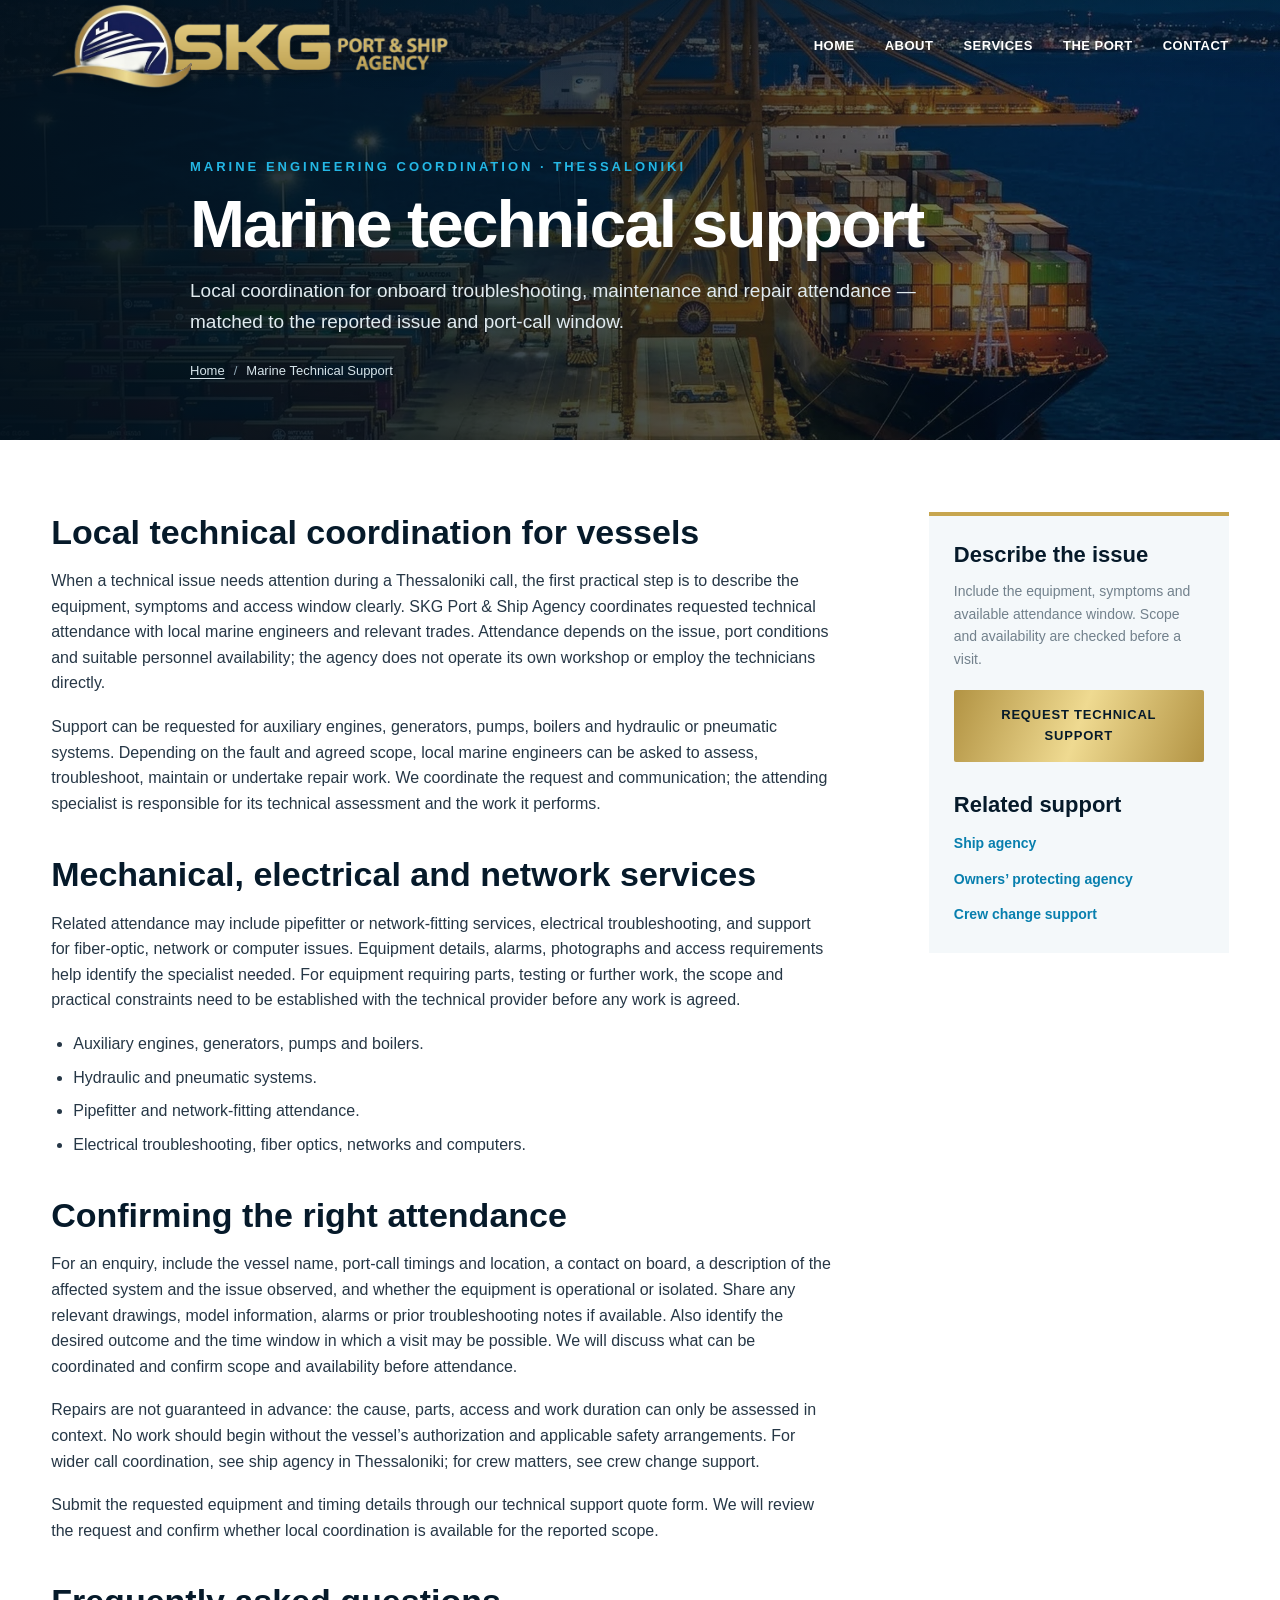
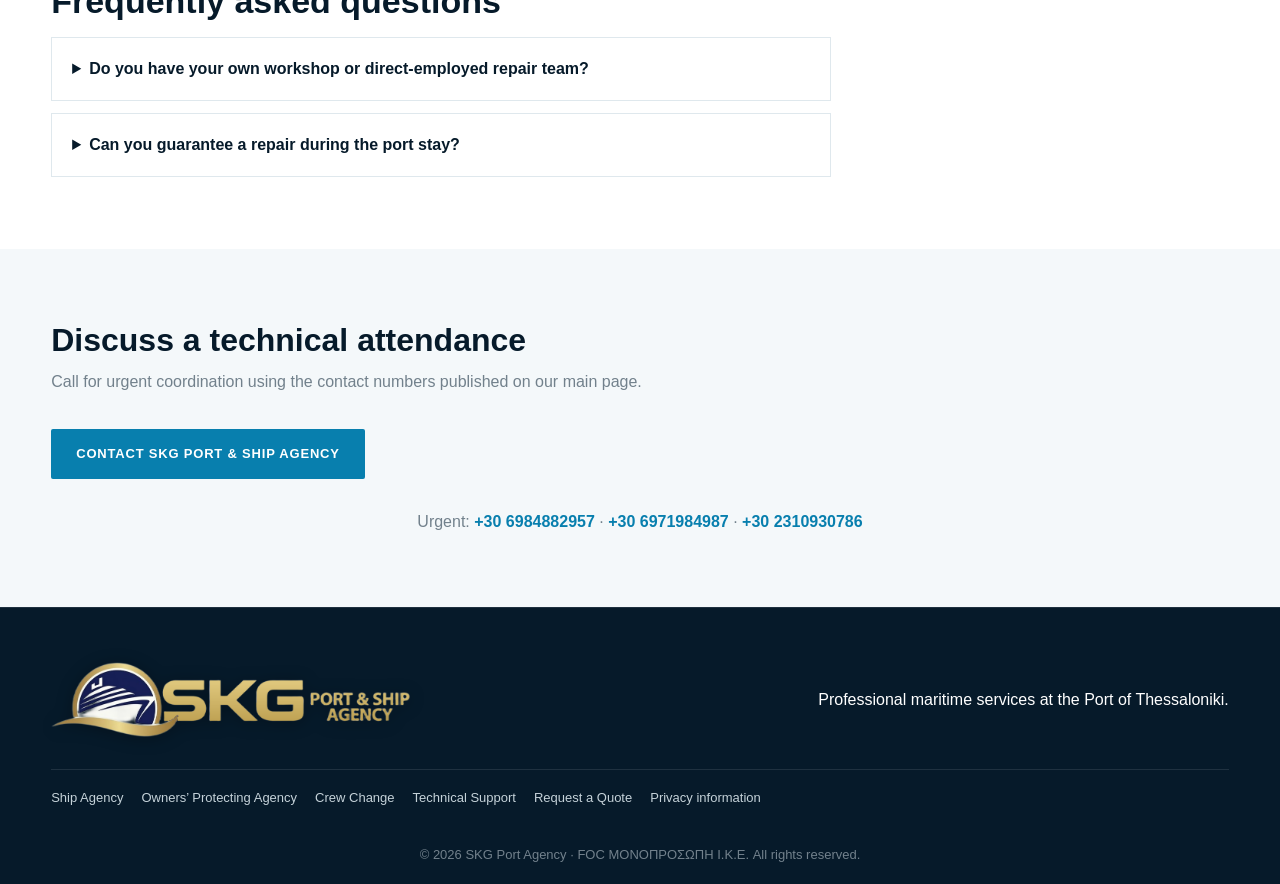
<file: marine-technical-support-thessaloniki/index.html>
<!doctype html>
<html lang="en">
<head>
  <meta charset="UTF-8">
  <meta name="viewport" content="width=device-width, initial-scale=1">
  <meta name="theme-color" content="#061a2a">
  <meta name="description" content="Coordinate local marine engineers and technical attendance for auxiliary machinery, electrical systems, pipework, networks and computers at Thessaloniki.">
  <title>Marine Technical Support in Thessaloniki | SKG Port &amp; Ship Agency</title>
  <link rel="canonical" href="https://skgportagency.gr/marine-technical-support-thessaloniki/">
  <link rel="stylesheet" href="/assets/service-pages.css">
  <meta property="og:type" content="website"><meta property="og:locale" content="en_GB"><meta property="og:site_name" content="SKG Port &amp; Ship Agency">
  <meta property="og:title" content="Marine Technical Support in Thessaloniki | SKG Port &amp; Ship Agency">
  <meta property="og:description" content="Coordinate local marine engineers and technical attendance for auxiliary machinery, electrical systems, pipework, networks and computers at Thessaloniki.">
  <meta property="og:url" content="https://skgportagency.gr/marine-technical-support-thessaloniki/">
  <meta property="og:image" content="https://skgportagency.gr/images/skg-port-ship-agency-logo-gold.png"><meta property="og:image:alt" content="SKG Port &amp; Ship Agency logo">
  <meta name="twitter:card" content="summary"><meta name="twitter:title" content="Marine Technical Support in Thessaloniki | SKG Port &amp; Ship Agency">
  <meta name="twitter:description" content="Local coordination for marine technical attendance at the Port of Thessaloniki.">
  <meta name="twitter:image" content="https://skgportagency.gr/images/skg-port-ship-agency-logo-gold.png">
  <script type="application/ld+json">
  {"@context":"https://schema.org","@graph":[
    {"@type":"Service","@id":"https://skgportagency.gr/marine-technical-support-thessaloniki/#service","name":"Marine technical support in Thessaloniki","serviceType":"Marine technical support","url":"https://skgportagency.gr/marine-technical-support-thessaloniki/","description":"Coordination of local marine engineers and specialist attendance for auxiliary engines, generators, pumps, boilers, hydraulic and pneumatic systems, pipefitting, electrical work, fiber optics, networks and computers.","areaServed":{"@type":"City","name":"Thessaloniki"},"provider":{"@id":"https://skgportagency.gr/#organization"}},
    {"@type":"BreadcrumbList","itemListElement":[{"@type":"ListItem","position":1,"name":"Home","item":"https://skgportagency.gr/"},{"@type":"ListItem","position":2,"name":"Marine Technical Support","item":"https://skgportagency.gr/marine-technical-support-thessaloniki/"}]}
  ]}
  </script>
  <script src="/assets/site.js?v=formspree-20261103" defer></script>
</head>
<body>
  <a class="skip-link" href="#main-content">Skip to content</a>
  <header class="header"><div class="container navbar">
    <a class="site-logo" href="/" aria-label="SKG Port and Ship Agency home"><img src="/images/skg-port-ship-agency-logo-gold.png" alt="SKG Port &amp; Ship Agency" width="935" height="196"></a>
    <nav class="nav" id="site-navigation" aria-label="Main navigation"><a href="/#home">Home</a><a href="/#about">About</a><a href="/#services">Services</a><a href="/#port">The Port</a><a href="/#contact">Contact</a></nav>
    <button class="menu-toggle" type="button" aria-label="Open menu" aria-expanded="false" aria-controls="site-navigation"><span aria-hidden="true">☰</span></button>
  </div></header>
  <main id="main-content">
    <section class="page-hero"><div class="container hero-copy">
      <p class="eyebrow">Marine engineering coordination · Thessaloniki</p><h1>Marine technical support</h1>
      <p class="intro">Local coordination for onboard troubleshooting, maintenance and repair attendance — matched to the reported issue and port-call window.</p>
      <nav class="breadcrumbs" aria-label="Breadcrumb"><ol><li><a href="/">Home</a></li><li aria-current="page">Marine Technical Support</li></ol></nav>
    </div></section>
    <section class="content-section"><div class="container content-layout">
      <article class="prose">
        <h2>Local technical coordination for vessels</h2>
        <p>When a technical issue needs attention during a Thessaloniki call, the first practical step is to describe the equipment, symptoms and access window clearly. SKG Port &amp; Ship Agency coordinates requested technical attendance with local marine engineers and relevant trades. Attendance depends on the issue, port conditions and suitable personnel availability; the agency does not operate its own workshop or employ the technicians directly.</p>
        <p>Support can be requested for auxiliary engines, generators, pumps, boilers and hydraulic or pneumatic systems. Depending on the fault and agreed scope, local marine engineers can be asked to assess, troubleshoot, maintain or undertake repair work. We coordinate the request and communication; the attending specialist is responsible for its technical assessment and the work it performs.</p>
        <h2>Mechanical, electrical and network services</h2>
        <p>Related attendance may include pipefitter or network-fitting services, electrical troubleshooting, and support for fiber-optic, network or computer issues. Equipment details, alarms, photographs and access requirements help identify the specialist needed. For equipment requiring parts, testing or further work, the scope and practical constraints need to be established with the technical provider before any work is agreed.</p>
        <ul>
          <li>Auxiliary engines, generators, pumps and boilers.</li>
          <li>Hydraulic and pneumatic systems.</li>
          <li>Pipefitter and network-fitting attendance.</li>
          <li>Electrical troubleshooting, fiber optics, networks and computers.</li>
        </ul>
        <h2>Confirming the right attendance</h2>
        <p>For an enquiry, include the vessel name, port-call timings and location, a contact on board, a description of the affected system and the issue observed, and whether the equipment is operational or isolated. Share any relevant drawings, model information, alarms or prior troubleshooting notes if available. Also identify the desired outcome and the time window in which a visit may be possible. We will discuss what can be coordinated and confirm scope and availability before attendance.</p>
        <p>Repairs are not guaranteed in advance: the cause, parts, access and work duration can only be assessed in context. No work should begin without the vessel’s authorization and applicable safety arrangements. For wider call coordination, see <a href="/ship-agency-thessaloniki/">ship agency in Thessaloniki</a>; for crew matters, see <a href="/crew-change-thessaloniki/">crew change support</a>.</p>
        <p>Submit the requested equipment and timing details through our <a href="/request-quote/?service=technical-support">technical support quote form</a>. We will review the request and confirm whether local coordination is available for the reported scope.</p>
        <h2>Frequently asked questions</h2>
        <div class="faq-list">
          <details><summary>Do you have your own workshop or direct-employed repair team?</summary><p>Our role is to coordinate requested attendance with local marine engineers and trades. We do not claim to operate a workshop or employ the specialist personnel directly.</p></details>
          <details><summary>Can you guarantee a repair during the port stay?</summary><p>No. A repair depends on diagnosis, parts, access, timing and the technical provider’s assessment. We can discuss the reported issue and confirm the scope and availability of attendance before it is arranged.</p></details>
        </div>
      </article>
      <aside class="side-panel" aria-label="Marine technical enquiry">
        <h2>Describe the issue</h2><p>Include the equipment, symptoms and available attendance window. Scope and availability are checked before a visit.</p>
        <a class="button button-gold" href="/request-quote/?service=technical-support">Request technical support</a>
        <h2 style="margin-top:30px">Related support</h2><ul class="side-links">
          <li><a href="/ship-agency-thessaloniki/">Ship agency</a></li><li><a href="/owners-protecting-agency-thessaloniki/">Owners’ protecting agency</a></li><li><a href="/crew-change-thessaloniki/">Crew change support</a></li>
        </ul>
      </aside>
    </div></section>
    <section class="content-section related-section"><div class="container">
      <div class="section-heading"><h2>Discuss a technical attendance</h2><p>Call for urgent coordination using the contact numbers published on our main page.</p></div>
      <a class="button" href="/#contact">Contact SKG Port &amp; Ship Agency</a>
      <p class="urgent-contact">Urgent: <a href="tel:+306984882957">+30 6984882957</a> · <a href="tel:+306971984987">+30 6971984987</a> · <a href="tel:+302310930786">+30 2310930786</a></p>
    </div></section>
  </main>
  <footer class="footer"><div class="container">
    <div class="footer-content"><a class="site-logo" href="/" aria-label="SKG Port and Ship Agency home"><img src="/images/skg-port-ship-agency-logo-gold.png" alt="SKG Port &amp; Ship Agency" width="935" height="196" loading="lazy"></a><p>Professional maritime services at the Port of Thessaloniki.</p></div>
    <div class="footer-content" style="border:0;padding:18px 0"><div class="footer-links"><a href="/ship-agency-thessaloniki/">Ship Agency</a><a href="/owners-protecting-agency-thessaloniki/">Owners’ Protecting Agency</a><a href="/crew-change-thessaloniki/">Crew Change</a><a href="/marine-technical-support-thessaloniki/">Technical Support</a><a href="/request-quote/">Request a Quote</a><a href="/privacy/">Privacy information</a></div></div>
    <div class="footer-bottom"><p>© 2026 SKG Port Agency · FOC ΜΟΝΟΠΡΟΣΩΠΗ Ι.Κ.Ε. All rights reserved.</p></div>
  </div></footer>
</body>
</html>
</file>
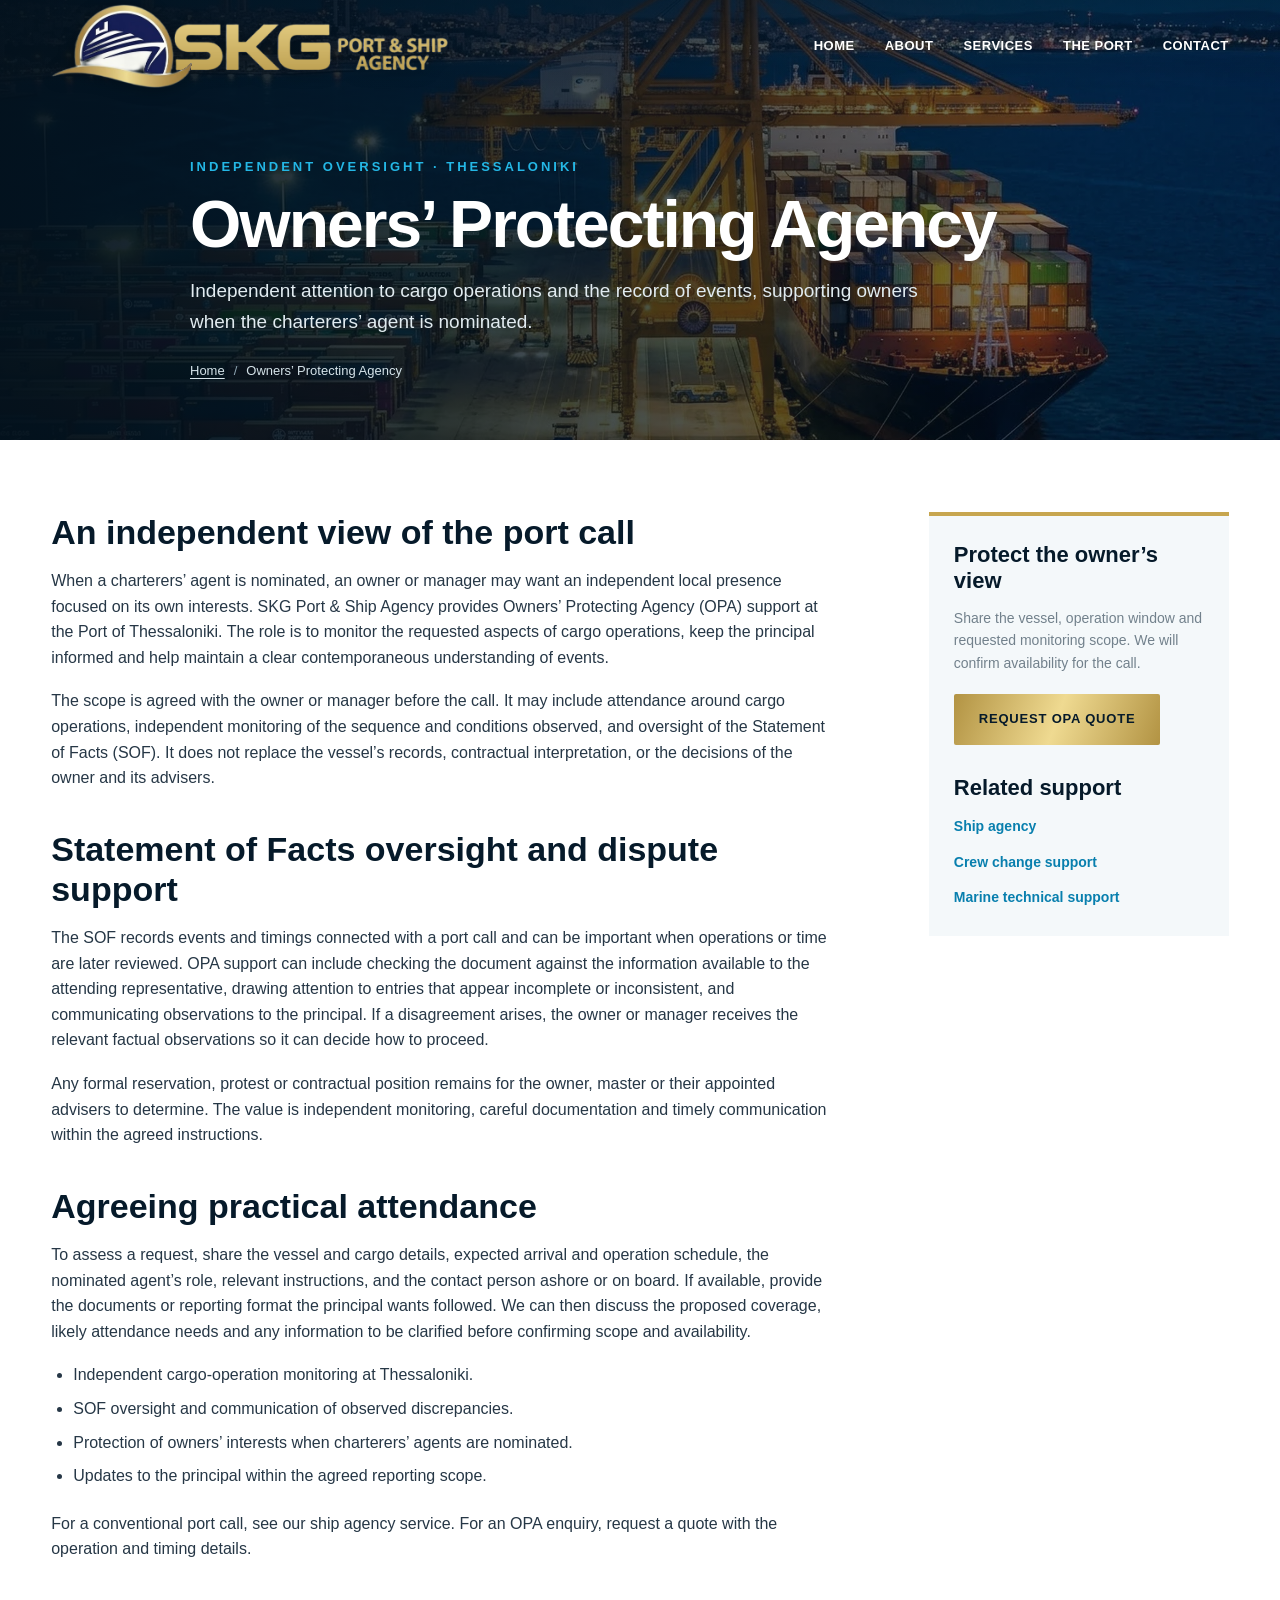
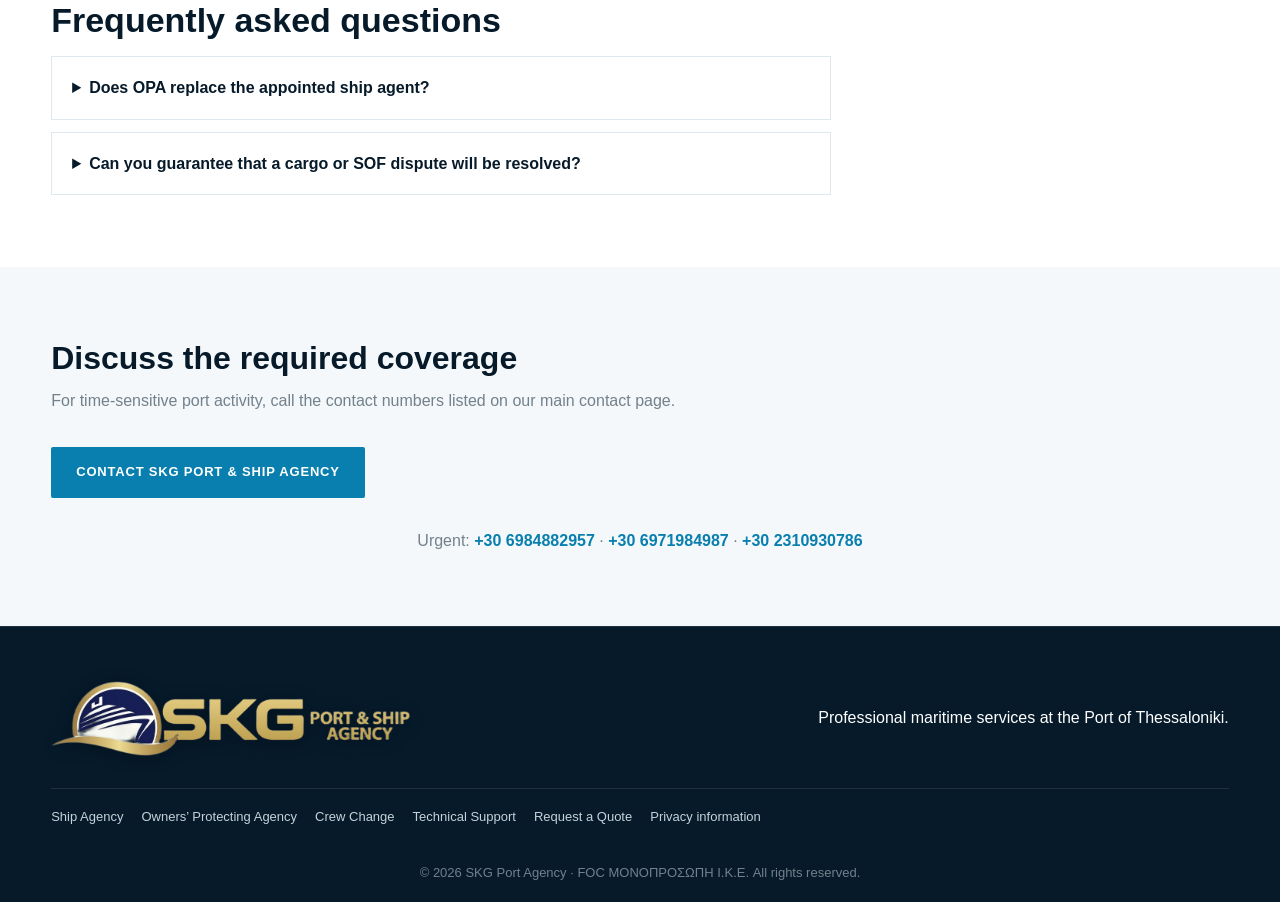
<file: owners-protecting-agency-thessaloniki/index.html>
<!doctype html>
<html lang="en">
<head>
  <meta charset="UTF-8">
  <meta name="viewport" content="width=device-width, initial-scale=1">
  <meta name="theme-color" content="#061a2a">
  <meta name="description" content="Independent Owners’ Protecting Agency at Thessaloniki: cargo-operation monitoring, Statement of Facts oversight and attention to owners’ interests.">
  <title>Owners’ Protecting Agency in Thessaloniki | SKG Port &amp; Ship Agency</title>
  <link rel="canonical" href="https://skgportagency.gr/owners-protecting-agency-thessaloniki/">
  <link rel="stylesheet" href="/assets/service-pages.css">
  <meta property="og:type" content="website"><meta property="og:locale" content="en_GB"><meta property="og:site_name" content="SKG Port &amp; Ship Agency">
  <meta property="og:title" content="Owners’ Protecting Agency in Thessaloniki | SKG Port &amp; Ship Agency">
  <meta property="og:description" content="Independent Owners’ Protecting Agency at Thessaloniki: cargo-operation monitoring, Statement of Facts oversight and attention to owners’ interests.">
  <meta property="og:url" content="https://skgportagency.gr/owners-protecting-agency-thessaloniki/">
  <meta property="og:image" content="https://skgportagency.gr/images/skg-port-ship-agency-logo-gold.png"><meta property="og:image:alt" content="SKG Port &amp; Ship Agency logo">
  <meta name="twitter:card" content="summary"><meta name="twitter:title" content="Owners’ Protecting Agency in Thessaloniki | SKG Port &amp; Ship Agency">
  <meta name="twitter:description" content="Independent cargo-operation and Statement of Facts oversight at Thessaloniki.">
  <meta name="twitter:image" content="https://skgportagency.gr/images/skg-port-ship-agency-logo-gold.png">
  <script type="application/ld+json">
  {"@context":"https://schema.org","@graph":[
    {"@type":"Service","@id":"https://skgportagency.gr/owners-protecting-agency-thessaloniki/#service","name":"Owners’ Protecting Agency in Thessaloniki","serviceType":"Owners’ protecting agency","url":"https://skgportagency.gr/owners-protecting-agency-thessaloniki/","description":"Independent monitoring of cargo operations, Statement of Facts oversight and protection of owners’ interests when charterers’ agents are nominated at the Port of Thessaloniki.","areaServed":{"@type":"City","name":"Thessaloniki"},"provider":{"@id":"https://skgportagency.gr/#organization"}},
    {"@type":"BreadcrumbList","itemListElement":[{"@type":"ListItem","position":1,"name":"Home","item":"https://skgportagency.gr/"},{"@type":"ListItem","position":2,"name":"Owners’ Protecting Agency","item":"https://skgportagency.gr/owners-protecting-agency-thessaloniki/"}]}
  ]}
  </script>
  <script src="/assets/site.js?v=formspree-20261103" defer></script>
</head>
<body>
  <a class="skip-link" href="#main-content">Skip to content</a>
  <header class="header"><div class="container navbar">
    <a class="site-logo" href="/" aria-label="SKG Port and Ship Agency home"><img src="/images/skg-port-ship-agency-logo-gold.png" alt="SKG Port &amp; Ship Agency" width="935" height="196"></a>
    <nav class="nav" id="site-navigation" aria-label="Main navigation"><a href="/#home">Home</a><a href="/#about">About</a><a href="/#services">Services</a><a href="/#port">The Port</a><a href="/#contact">Contact</a></nav>
    <button class="menu-toggle" type="button" aria-label="Open menu" aria-expanded="false" aria-controls="site-navigation"><span aria-hidden="true">☰</span></button>
  </div></header>
  <main id="main-content">
    <section class="page-hero"><div class="container hero-copy">
      <p class="eyebrow">Independent oversight · Thessaloniki</p><h1>Owners’ Protecting Agency</h1>
      <p class="intro">Independent attention to cargo operations and the record of events, supporting owners when the charterers’ agent is nominated.</p>
      <nav class="breadcrumbs" aria-label="Breadcrumb"><ol><li><a href="/">Home</a></li><li aria-current="page">Owners’ Protecting Agency</li></ol></nav>
    </div></section>
    <section class="content-section"><div class="container content-layout">
      <article class="prose">
        <h2>An independent view of the port call</h2>
        <p>When a charterers’ agent is nominated, an owner or manager may want an independent local presence focused on its own interests. SKG Port &amp; Ship Agency provides Owners’ Protecting Agency (OPA) support at the Port of Thessaloniki. The role is to monitor the requested aspects of cargo operations, keep the principal informed and help maintain a clear contemporaneous understanding of events.</p>
        <p>The scope is agreed with the owner or manager before the call. It may include attendance around cargo operations, independent monitoring of the sequence and conditions observed, and oversight of the Statement of Facts (SOF). It does not replace the vessel’s records, contractual interpretation, or the decisions of the owner and its advisers.</p>
        <h2>Statement of Facts oversight and dispute support</h2>
        <p>The SOF records events and timings connected with a port call and can be important when operations or time are later reviewed. OPA support can include checking the document against the information available to the attending representative, drawing attention to entries that appear incomplete or inconsistent, and communicating observations to the principal. If a disagreement arises, the owner or manager receives the relevant factual observations so it can decide how to proceed.</p>
        <p>Any formal reservation, protest or contractual position remains for the owner, master or their appointed advisers to determine. The value is independent monitoring, careful documentation and timely communication within the agreed instructions.</p>
        <h2>Agreeing practical attendance</h2>
        <p>To assess a request, share the vessel and cargo details, expected arrival and operation schedule, the nominated agent’s role, relevant instructions, and the contact person ashore or on board. If available, provide the documents or reporting format the principal wants followed. We can then discuss the proposed coverage, likely attendance needs and any information to be clarified before confirming scope and availability.</p>
        <ul>
          <li>Independent cargo-operation monitoring at Thessaloniki.</li>
          <li>SOF oversight and communication of observed discrepancies.</li>
          <li>Protection of owners’ interests when charterers’ agents are nominated.</li>
          <li>Updates to the principal within the agreed reporting scope.</li>
        </ul>
        <p>For a conventional port call, see our <a href="/ship-agency-thessaloniki/">ship agency service</a>. For an OPA enquiry, <a href="/request-quote/?service=opa">request a quote</a> with the operation and timing details.</p>
        <h2>Frequently asked questions</h2>
        <div class="faq-list">
          <details><summary>Does OPA replace the appointed ship agent?</summary><p>No. OPA is an independent service for the owner or manager. The appointed agent continues its own role; the precise scope of both appointments should be clear to the parties involved.</p></details>
          <details><summary>Can you guarantee that a cargo or SOF dispute will be resolved?</summary><p>No. We can monitor the agreed activity and report factual observations. The owner or manager decides how to address a disagreement, including whether to seek legal or contractual advice.</p></details>
        </div>
      </article>
      <aside class="side-panel" aria-label="Owners’ protecting agency enquiry">
        <h2>Protect the owner’s view</h2><p>Share the vessel, operation window and requested monitoring scope. We will confirm availability for the call.</p>
        <a class="button button-gold" href="/request-quote/?service=opa">Request OPA quote</a>
        <h2 style="margin-top:30px">Related support</h2><ul class="side-links">
          <li><a href="/ship-agency-thessaloniki/">Ship agency</a></li><li><a href="/crew-change-thessaloniki/">Crew change support</a></li><li><a href="/marine-technical-support-thessaloniki/">Marine technical support</a></li>
        </ul>
      </aside>
    </div></section>
    <section class="content-section related-section"><div class="container">
      <div class="section-heading"><h2>Discuss the required coverage</h2><p>For time-sensitive port activity, call the contact numbers listed on our main contact page.</p></div>
      <a class="button" href="/#contact">Contact SKG Port &amp; Ship Agency</a>
      <p class="urgent-contact">Urgent: <a href="tel:+306984882957">+30 6984882957</a> · <a href="tel:+306971984987">+30 6971984987</a> · <a href="tel:+302310930786">+30 2310930786</a></p>
    </div></section>
  </main>
  <footer class="footer"><div class="container">
    <div class="footer-content"><a class="site-logo" href="/" aria-label="SKG Port and Ship Agency home"><img src="/images/skg-port-ship-agency-logo-gold.png" alt="SKG Port &amp; Ship Agency" width="935" height="196" loading="lazy"></a><p>Professional maritime services at the Port of Thessaloniki.</p></div>
    <div class="footer-content" style="border:0;padding:18px 0"><div class="footer-links"><a href="/ship-agency-thessaloniki/">Ship Agency</a><a href="/owners-protecting-agency-thessaloniki/">Owners’ Protecting Agency</a><a href="/crew-change-thessaloniki/">Crew Change</a><a href="/marine-technical-support-thessaloniki/">Technical Support</a><a href="/request-quote/">Request a Quote</a><a href="/privacy/">Privacy information</a></div></div>
    <div class="footer-bottom"><p>© 2026 SKG Port Agency · FOC ΜΟΝΟΠΡΟΣΩΠΗ Ι.Κ.Ε. All rights reserved.</p></div>
  </div></footer>
</body>
</html>
</file>
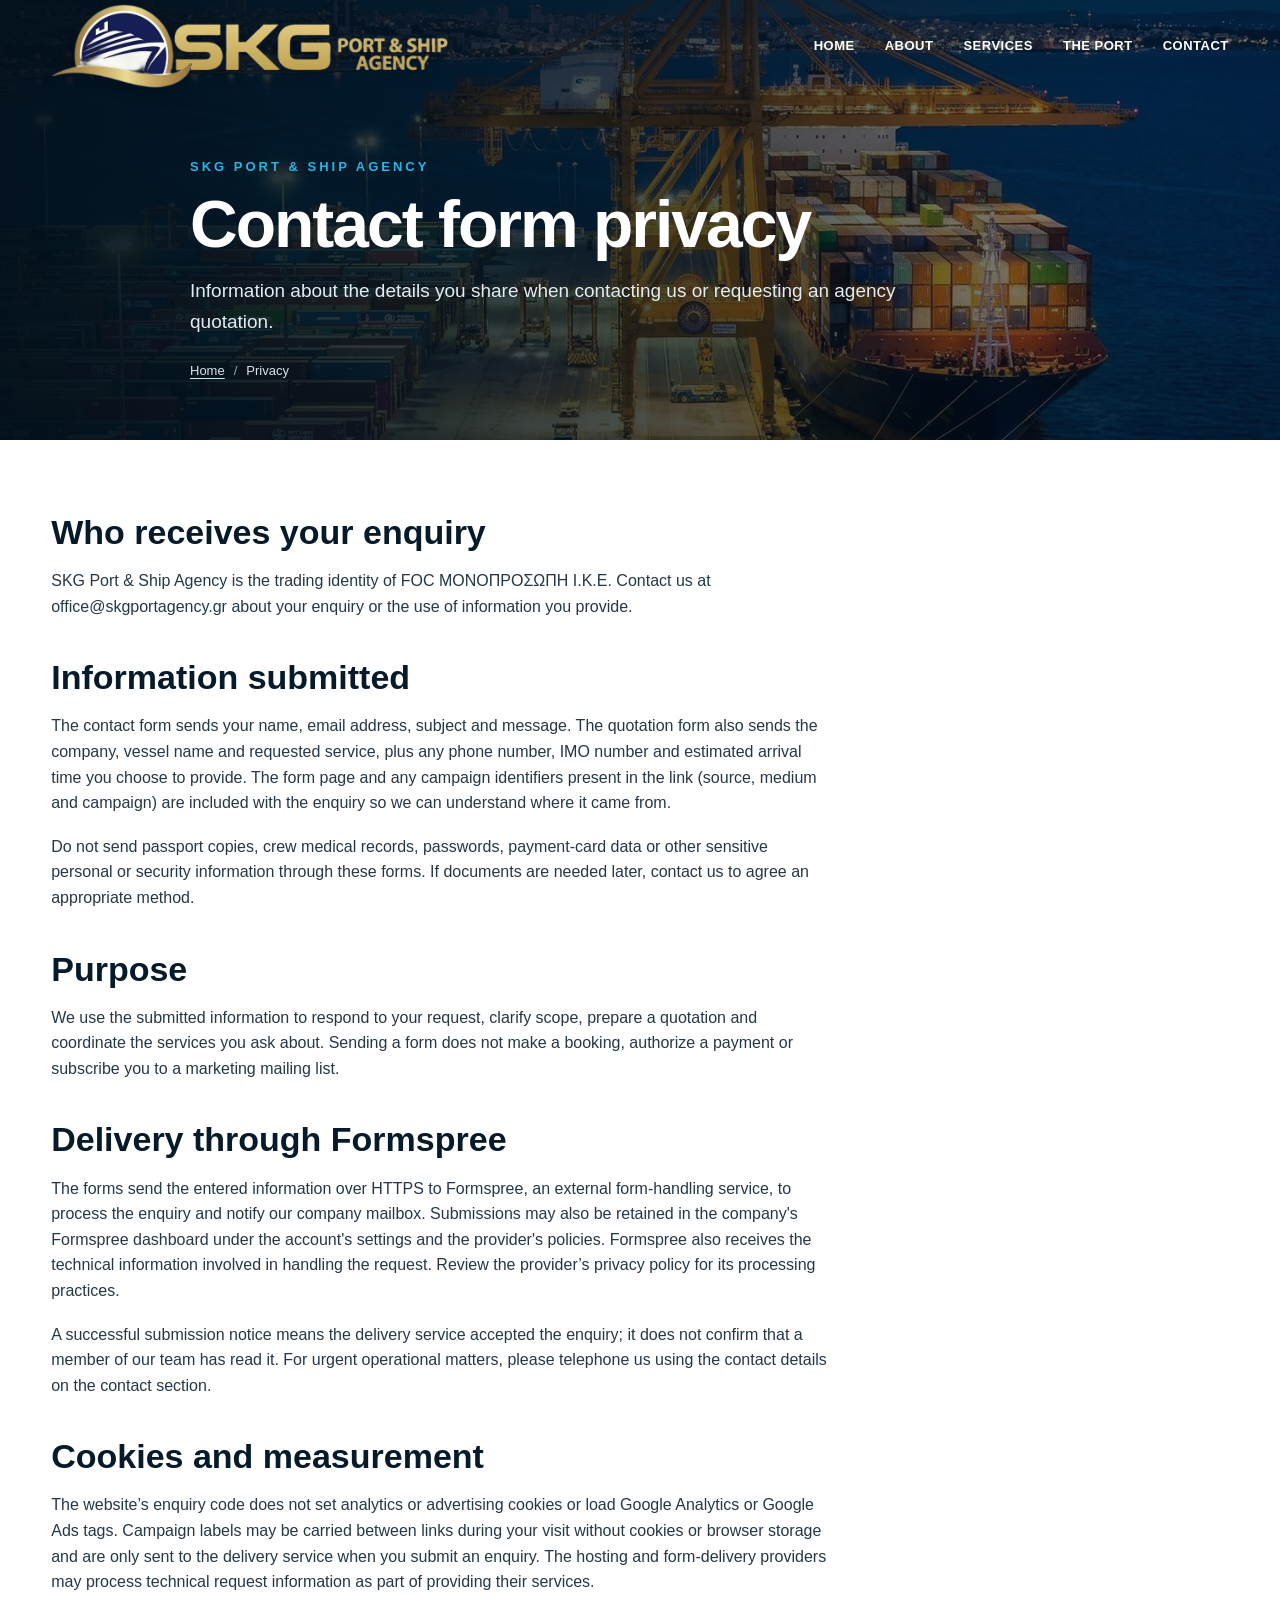
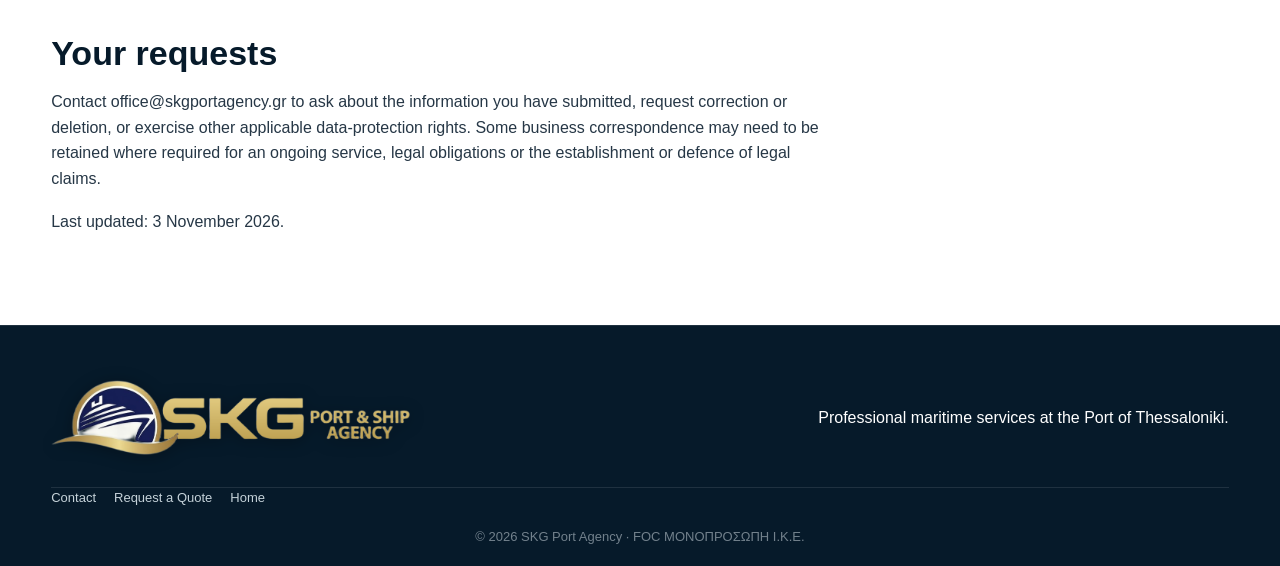
<file: privacy/index.html>
<!doctype html>
<html lang="en">
<head>
  <meta charset="utf-8">
  <meta name="viewport" content="width=device-width, initial-scale=1">
  <meta name="theme-color" content="#061a2a">
  <title>Contact Form Privacy | SKG Port &amp; Ship Agency</title>
  <meta name="description" content="How information submitted through SKG Port &amp; Ship Agency contact and quotation forms is used to handle maritime service enquiries.">
  <link rel="canonical" href="https://skgportagency.gr/privacy/">
  <link rel="stylesheet" href="/assets/service-pages.css">
  <script src="/assets/site.js?v=formspree-20261103" defer></script>
</head>
<body>
  <a class="skip-link" href="#main-content">Skip to content</a>
  <header class="header"><div class="container navbar">
    <a class="site-logo" href="/" aria-label="SKG Port and Ship Agency home"><img src="/images/skg-port-ship-agency-logo-gold.png" alt="SKG Port &amp; Ship Agency" width="935" height="196"></a>
    <nav class="nav" id="site-navigation" aria-label="Main navigation"><a href="/#home">Home</a><a href="/#about">About</a><a href="/#services">Services</a><a href="/#port">The Port</a><a href="/#contact">Contact</a></nav>
    <button class="menu-toggle" type="button" aria-label="Open menu" aria-expanded="false" aria-controls="site-navigation"><span aria-hidden="true">☰</span></button>
  </div></header>
  <main id="main-content">
    <section class="page-hero"><div class="container hero-copy">
      <p class="eyebrow">SKG Port &amp; Ship Agency</p>
      <h1>Contact form privacy</h1>
      <p class="intro">Information about the details you share when contacting us or requesting an agency quotation.</p>
      <nav class="breadcrumbs" aria-label="Breadcrumb"><ol><li><a href="/">Home</a></li><li aria-current="page">Privacy</li></ol></nav>
    </div></section>
    <section class="content-section"><div class="container"><article class="prose">
      <h2>Who receives your enquiry</h2>
      <p>SKG Port &amp; Ship Agency is the trading identity of FOC ΜΟΝΟΠΡΟΣΩΠΗ Ι.Κ.Ε. Contact us at <a href="mailto:office@skgportagency.gr">office@skgportagency.gr</a> about your enquiry or the use of information you provide.</p>
      <h2>Information submitted</h2>
      <p>The contact form sends your name, email address, subject and message. The quotation form also sends the company, vessel name and requested service, plus any phone number, IMO number and estimated arrival time you choose to provide. The form page and any campaign identifiers present in the link (source, medium and campaign) are included with the enquiry so we can understand where it came from.</p>
      <p>Do not send passport copies, crew medical records, passwords, payment-card data or other sensitive personal or security information through these forms. If documents are needed later, contact us to agree an appropriate method.</p>
      <h2>Purpose</h2>
      <p>We use the submitted information to respond to your request, clarify scope, prepare a quotation and coordinate the services you ask about. Sending a form does not make a booking, authorize a payment or subscribe you to a marketing mailing list.</p>
      <h2>Delivery through Formspree</h2>
      <p>The forms send the entered information over HTTPS to Formspree, an external form-handling service, to process the enquiry and notify our company mailbox. Submissions may also be retained in the company's Formspree dashboard under the account's settings and the provider's policies. Formspree also receives the technical information involved in handling the request. Review the provider’s <a href="https://formspree.io/legal/privacy-policy/" rel="noopener noreferrer">privacy policy</a> for its processing practices.</p>
      <p>A successful submission notice means the delivery service accepted the enquiry; it does not confirm that a member of our team has read it. For urgent operational matters, please telephone us using the contact details on the <a href="/#contact">contact section</a>.</p>
      <h2>Cookies and measurement</h2>
      <p>The website’s enquiry code does not set analytics or advertising cookies or load Google Analytics or Google Ads tags. Campaign labels may be carried between links during your visit without cookies or browser storage and are only sent to the delivery service when you submit an enquiry. The hosting and form-delivery providers may process technical request information as part of providing their services.</p>
      <h2>Your requests</h2>
      <p>Contact <a href="mailto:office@skgportagency.gr">office@skgportagency.gr</a> to ask about the information you have submitted, request correction or deletion, or exercise other applicable data-protection rights. Some business correspondence may need to be retained where required for an ongoing service, legal obligations or the establishment or defence of legal claims.</p>
      <p>Last updated: 3 November 2026.</p>
    </article></div></section>
  </main>
  <footer class="footer"><div class="container">
    <div class="footer-content"><a class="site-logo" href="/" aria-label="SKG Port and Ship Agency home"><img src="/images/skg-port-ship-agency-logo-gold.png" alt="SKG Port &amp; Ship Agency" width="935" height="196" loading="lazy"></a><p>Professional maritime services at the Port of Thessaloniki.</p></div>
    <div class="footer-links"><a href="/#contact">Contact</a><a href="/request-quote/">Request a Quote</a><a href="/">Home</a></div>
    <div class="footer-bottom"><p>© 2026 SKG Port Agency · FOC ΜΟΝΟΠΡΟΣΩΠΗ Ι.Κ.Ε.</p></div>
  </div></footer>
</body>
</html>
</file>
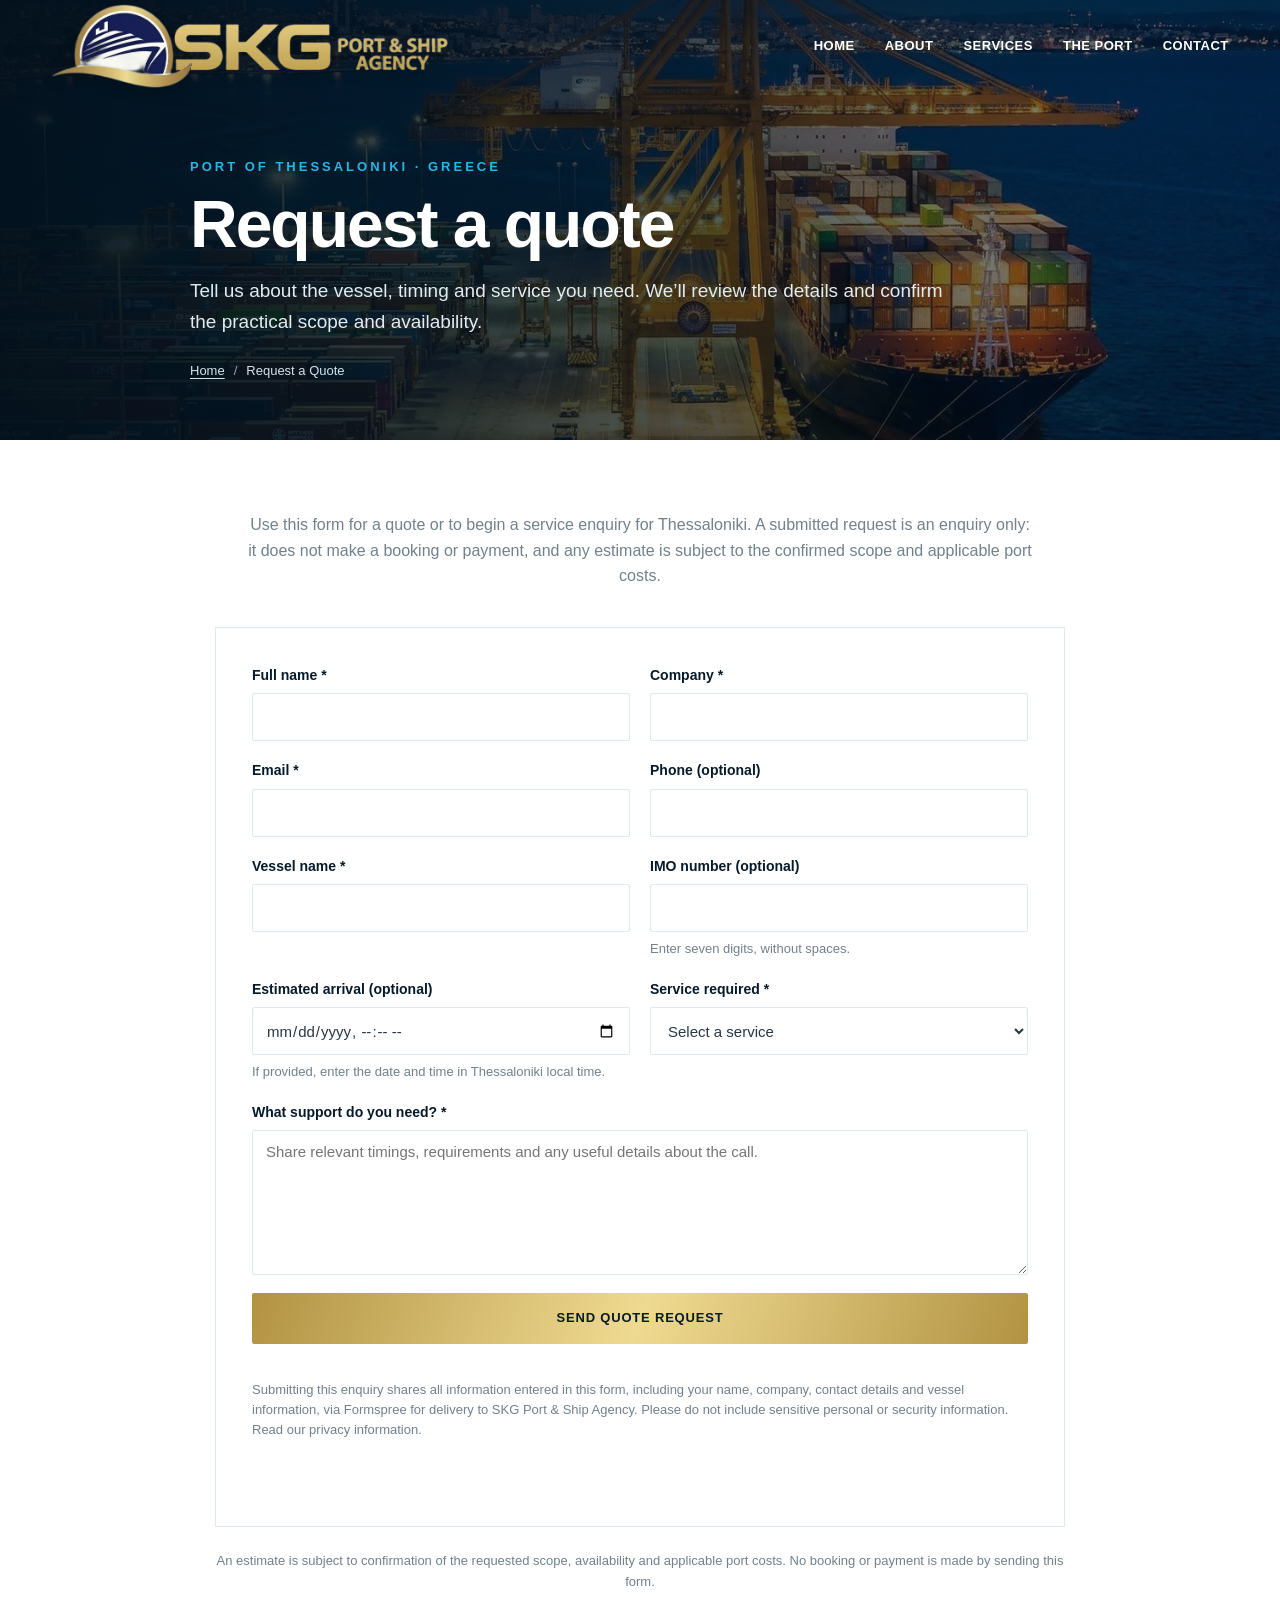
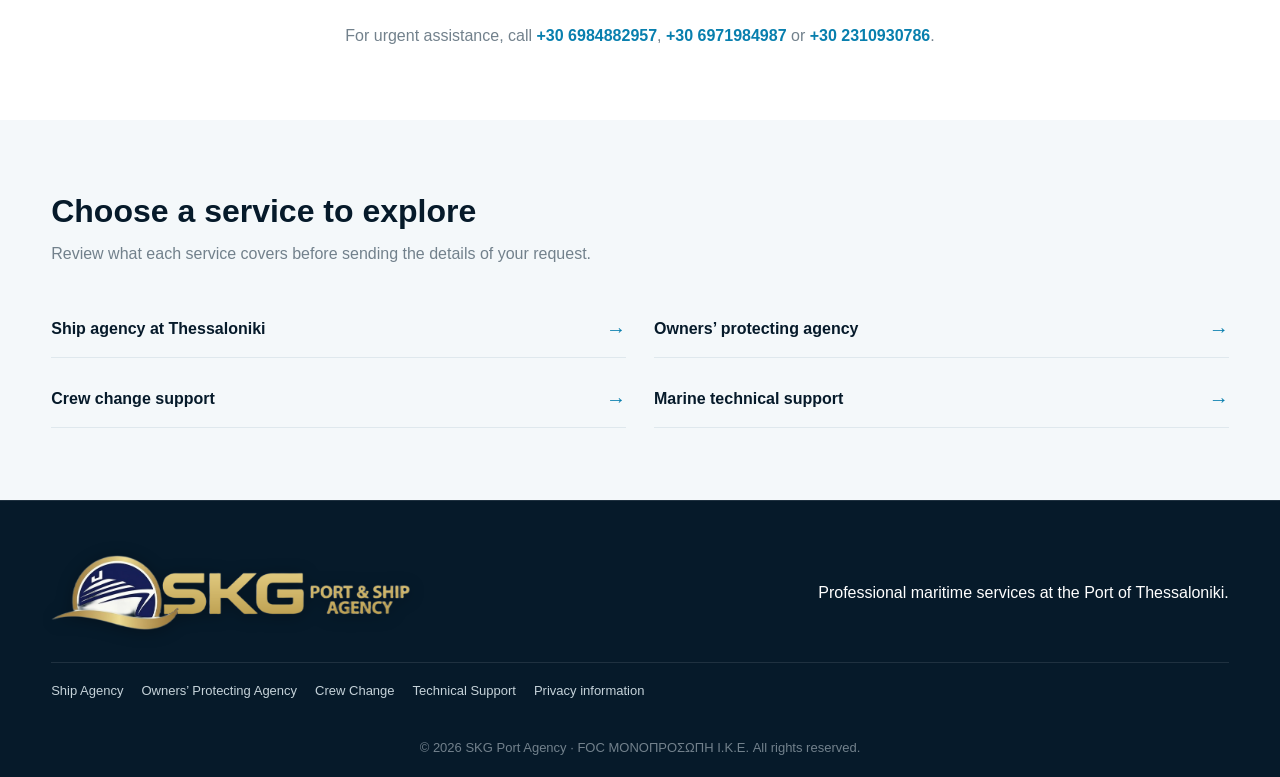
<file: request-quote/index.html>
<!doctype html>
<html lang="en">
<head>
  <meta charset="UTF-8">
  <meta name="viewport" content="width=device-width, initial-scale=1">
  <meta name="theme-color" content="#061a2a">
  <meta name="description" content="Request a quote for ship agency, owners’ protecting agency, crew support or marine technical coordination at the Port of Thessaloniki.">
  <title>Request a Maritime Services Quote | SKG Port &amp; Ship Agency</title>
  <link rel="canonical" href="https://skgportagency.gr/request-quote/">
  <link rel="stylesheet" href="/assets/service-pages.css">
  <meta property="og:type" content="website"><meta property="og:locale" content="en_GB"><meta property="og:site_name" content="SKG Port &amp; Ship Agency">
  <meta property="og:title" content="Request a Maritime Services Quote | SKG Port &amp; Ship Agency">
  <meta property="og:description" content="Send vessel, timing and service details to discuss support at the Port of Thessaloniki.">
  <meta property="og:url" content="https://skgportagency.gr/request-quote/">
  <meta property="og:image" content="https://skgportagency.gr/images/skg-port-ship-agency-logo-gold.png"><meta property="og:image:alt" content="SKG Port &amp; Ship Agency logo">
  <meta name="twitter:card" content="summary"><meta name="twitter:title" content="Request a Maritime Services Quote | SKG Port &amp; Ship Agency">
  <meta name="twitter:description" content="Request a quote for maritime services at the Port of Thessaloniki.">
  <meta name="twitter:image" content="https://skgportagency.gr/images/skg-port-ship-agency-logo-gold.png">
  <script type="application/ld+json">
  {"@context":"https://schema.org","@type":"BreadcrumbList","itemListElement":[{"@type":"ListItem","position":1,"name":"Home","item":"https://skgportagency.gr/"},{"@type":"ListItem","position":2,"name":"Request a Quote","item":"https://skgportagency.gr/request-quote/"}]}
  </script>
  <script src="/assets/site.js?v=formspree-20261103" defer></script>
</head>
<body>
  <a class="skip-link" href="#main-content">Skip to content</a>
  <header class="header"><div class="container navbar">
    <a class="site-logo" href="/" aria-label="SKG Port and Ship Agency home"><img src="/images/skg-port-ship-agency-logo-gold.png" alt="SKG Port &amp; Ship Agency" width="935" height="196"></a>
    <nav class="nav" id="site-navigation" aria-label="Main navigation"><a href="/#home">Home</a><a href="/#about">About</a><a href="/#services">Services</a><a href="/#port">The Port</a><a href="/#contact">Contact</a></nav>
    <button class="menu-toggle" type="button" aria-label="Open menu" aria-expanded="false" aria-controls="site-navigation"><span aria-hidden="true">☰</span></button>
  </div></header>
  <main id="main-content">
    <section class="page-hero"><div class="container hero-copy">
      <p class="eyebrow">Port of Thessaloniki · Greece</p><h1>Request a quote</h1>
      <p class="intro">Tell us about the vessel, timing and service you need. We’ll review the details and confirm the practical scope and availability.</p>
      <nav class="breadcrumbs" aria-label="Breadcrumb"><ol><li><a href="/">Home</a></li><li aria-current="page">Request a Quote</li></ol></nav>
    </div></section>
    <section class="content-section">
      <div class="container">
        <p class="quote-intro">Use this form for a quote or to begin a service enquiry for Thessaloniki. A submitted request is an enquiry only: it does not make a booking or payment, and any estimate is subject to the confirmed scope and applicable port costs.</p>
        <div class="quote-form-wrap">
          <form class="contact-form" id="quote-form" data-enquiry-kind="quote">
            <div class="honeypot" aria-hidden="true"><label for="quote-honey">Leave this field empty</label><input type="text" name="_honey" id="quote-honey" tabindex="-1" autocomplete="off"></div>
            <div class="form-field"><label for="quote-name">Full name <span aria-hidden="true">*</span></label><input id="quote-name" name="name" type="text" autocomplete="name" required></div>
            <div class="form-field"><label for="quote-company">Company <span aria-hidden="true">*</span></label><input id="quote-company" name="company" type="text" autocomplete="organization" required></div>
            <div class="form-field"><label for="quote-email">Email <span aria-hidden="true">*</span></label><input id="quote-email" name="email" type="email" autocomplete="email" required></div>
            <div class="form-field"><label for="quote-phone">Phone (optional)</label><input id="quote-phone" name="phone" type="tel" autocomplete="tel"></div>
            <div class="form-field"><label for="quote-vessel">Vessel name <span aria-hidden="true">*</span></label><input id="quote-vessel" name="vessel" type="text" required></div>
            <div class="form-field"><label for="quote-imo">IMO number (optional)</label><input id="quote-imo" name="imo" type="text" inputmode="numeric" pattern="[0-9]{7}" title="Enter seven digits" aria-describedby="imo-help"><span class="field-help" id="imo-help">Enter seven digits, without spaces.</span></div>
            <div class="form-field"><label for="quote-eta">Estimated arrival (optional)</label><input id="quote-eta" name="eta" type="datetime-local" aria-describedby="eta-help"><span class="field-help" id="eta-help">If provided, enter the date and time in Thessaloniki local time.</span></div>
            <div class="form-field"><label for="quote-service">Service required <span aria-hidden="true">*</span></label>
              <select id="quote-service" name="service" required>
                <option value="">Select a service</option>
                <option value="ship-agency">Ship agency</option>
                <option value="opa">Owners’ protecting agency (OPA)</option>
                <option value="crew-support">Crew support</option>
                <option value="technical-support">Marine technical support</option>
                <option value="other">Other / combined services</option>
              </select>
            </div>
            <div class="form-field full"><label for="quote-message">What support do you need? <span aria-hidden="true">*</span></label><textarea id="quote-message" name="message" required placeholder="Share relevant timings, requirements and any useful details about the call."></textarea></div>
            <div class="form-field full"><button class="button button-gold" type="submit">Send quote request</button></div>
          <p class="form-note">Submitting this enquiry shares all information entered in this form, including your name, company, contact details and vessel information, via Formspree for delivery to SKG Port &amp; Ship Agency. Please do not include sensitive personal or security information. Read our <a href="/privacy/">privacy information</a>.</p>
          <p class="form-status" id="quote-status" role="status" aria-live="polite"></p>
          </form>
        </div>
        <p class="quote-legal">An estimate is subject to confirmation of the requested scope, availability and applicable port costs. No booking or payment is made by sending this form.</p>
        <p class="urgent-contact">For urgent assistance, call <a href="tel:+306984882957">+30 6984882957</a>, <a href="tel:+306971984987">+30 6971984987</a> or <a href="tel:+302310930786">+30 2310930786</a>.</p>
      </div>
    </section>
    <section class="content-section related-section"><div class="container">
      <div class="section-heading"><h2>Choose a service to explore</h2><p>Review what each service covers before sending the details of your request.</p></div>
      <ul class="service-links">
        <li><a href="/ship-agency-thessaloniki/">Ship agency at Thessaloniki</a></li>
        <li><a href="/owners-protecting-agency-thessaloniki/">Owners’ protecting agency</a></li>
        <li><a href="/crew-change-thessaloniki/">Crew change support</a></li>
        <li><a href="/marine-technical-support-thessaloniki/">Marine technical support</a></li>
      </ul>
    </div></section>
  </main>
  <footer class="footer"><div class="container">
    <div class="footer-content"><a class="site-logo" href="/" aria-label="SKG Port and Ship Agency home"><img src="/images/skg-port-ship-agency-logo-gold.png" alt="SKG Port &amp; Ship Agency" width="935" height="196" loading="lazy"></a><p>Professional maritime services at the Port of Thessaloniki.</p></div>
    <div class="footer-content" style="border:0;padding:18px 0"><div class="footer-links"><a href="/ship-agency-thessaloniki/">Ship Agency</a><a href="/owners-protecting-agency-thessaloniki/">Owners’ Protecting Agency</a><a href="/crew-change-thessaloniki/">Crew Change</a><a href="/marine-technical-support-thessaloniki/">Technical Support</a><a href="/privacy/">Privacy information</a></div></div>
    <div class="footer-bottom"><p>© 2026 SKG Port Agency · FOC ΜΟΝΟΠΡΟΣΩΠΗ Ι.Κ.Ε. All rights reserved.</p></div>
  </div></footer>
</body>
</html>
</file>
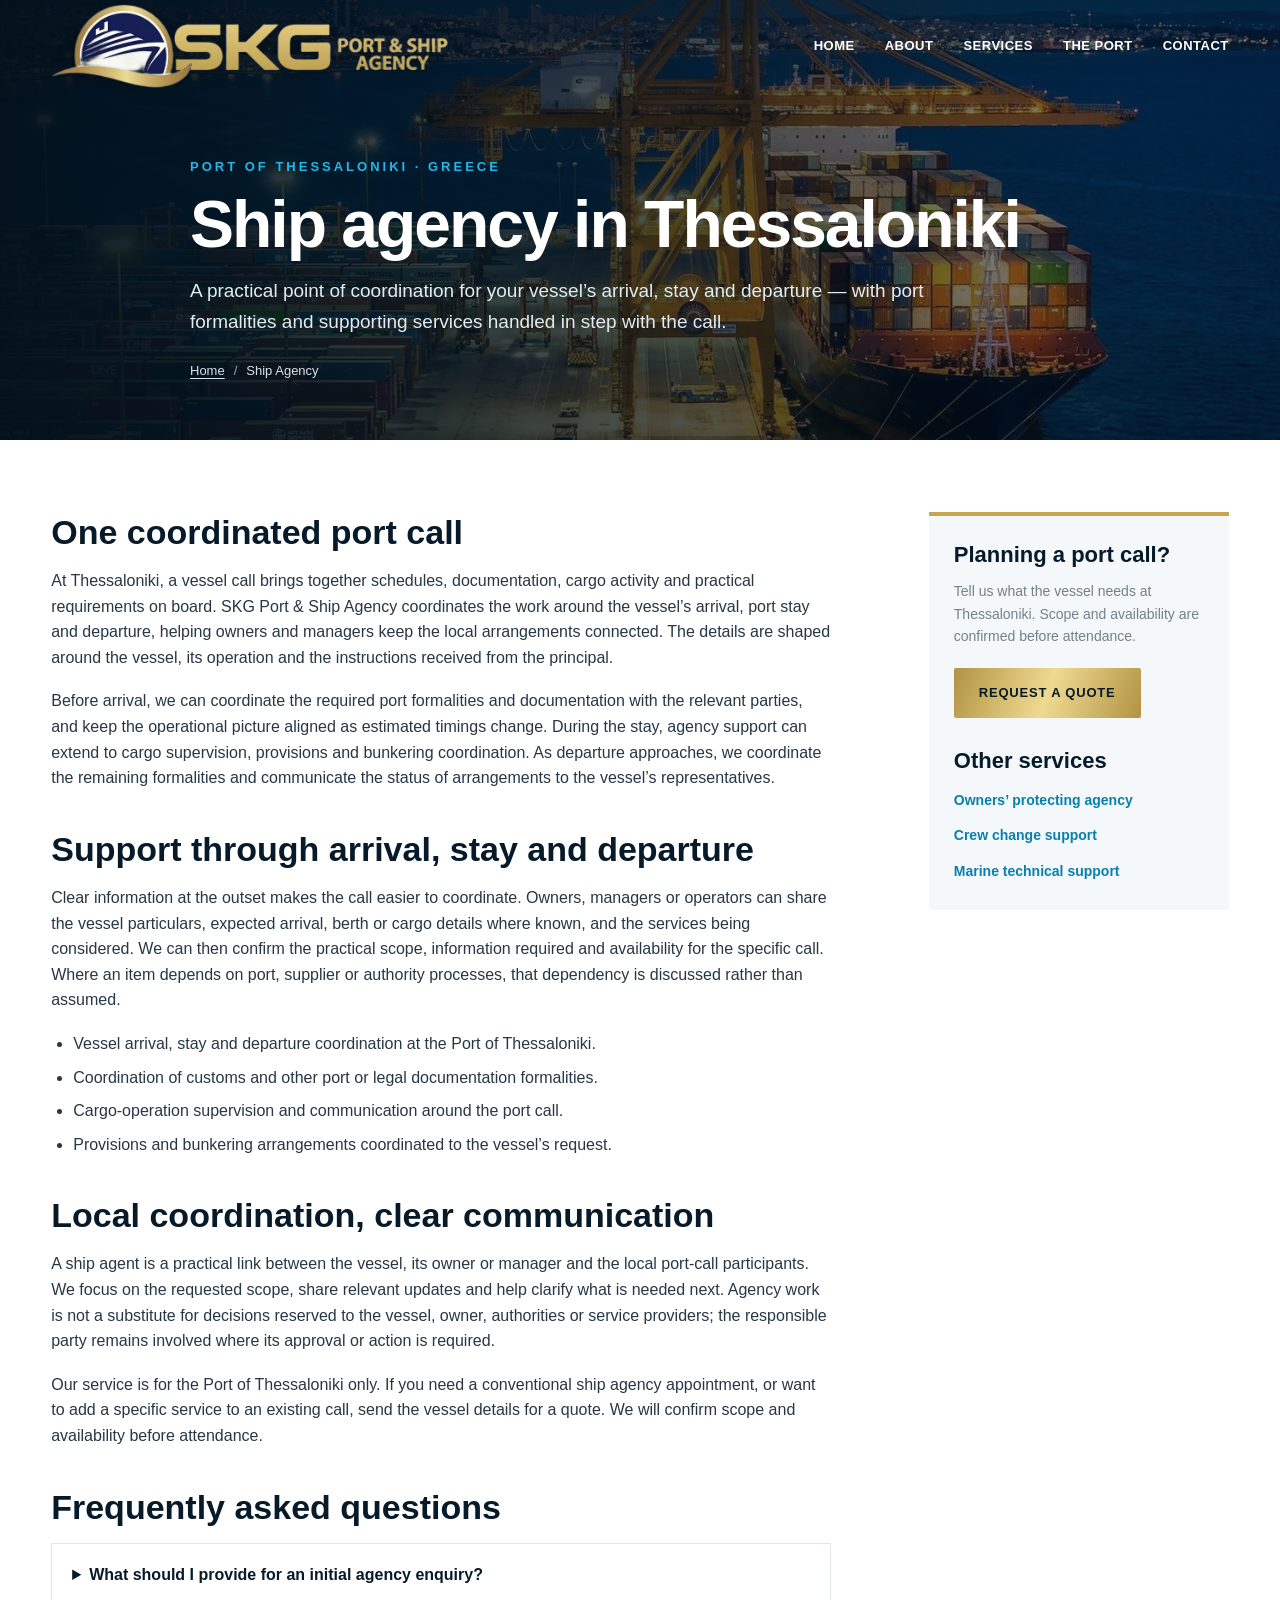
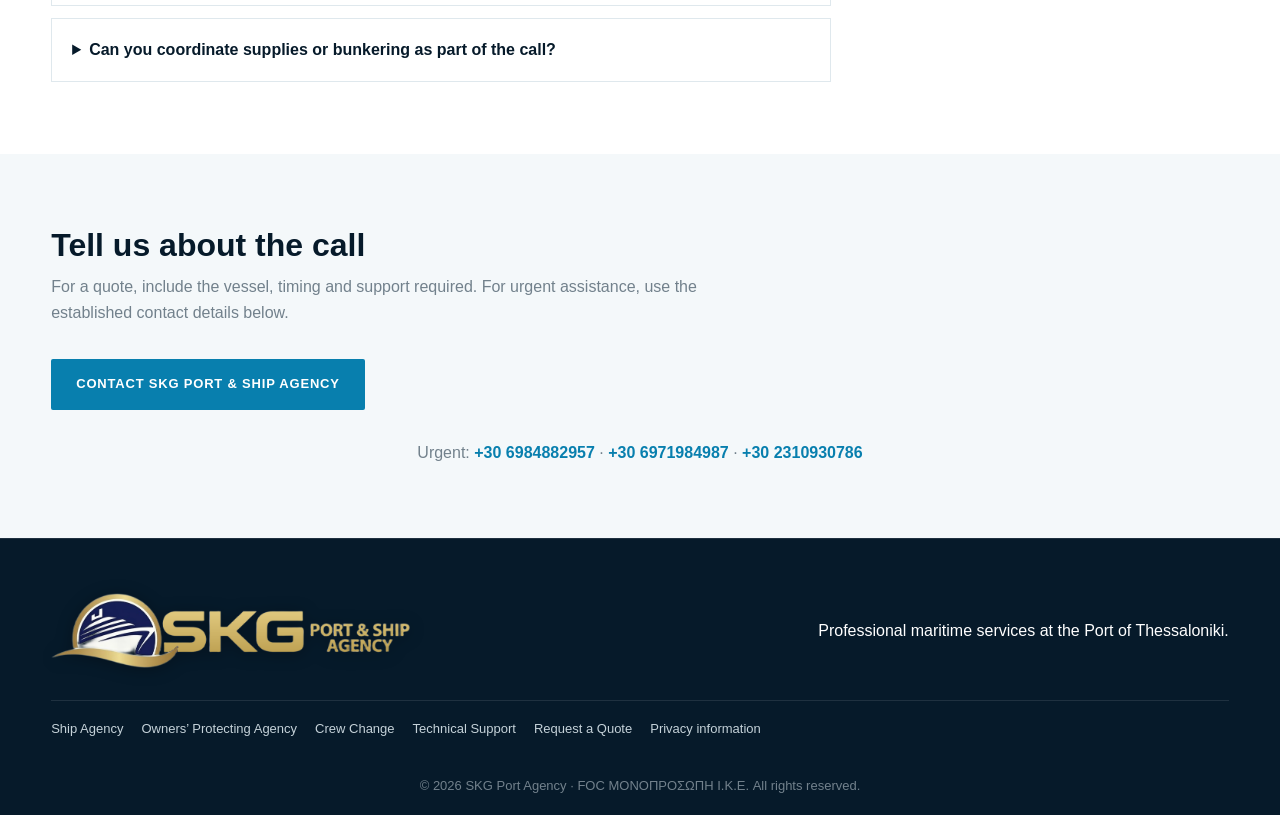
<file: ship-agency-thessaloniki/index.html>
<!doctype html>
<html lang="en">
<head>
  <meta charset="UTF-8">
  <meta name="viewport" content="width=device-width, initial-scale=1">
  <meta name="theme-color" content="#061a2a">
  <meta name="description" content="Coordinate vessel arrival, port formalities, cargo supervision, provisions and departure at the Port of Thessaloniki with SKG Port &amp; Ship Agency.">
  <title>Ship Agency in Thessaloniki | SKG Port &amp; Ship Agency</title>
  <link rel="canonical" href="https://skgportagency.gr/ship-agency-thessaloniki/">
  <link rel="stylesheet" href="/assets/service-pages.css">
  <meta property="og:type" content="website">
  <meta property="og:locale" content="en_GB">
  <meta property="og:site_name" content="SKG Port &amp; Ship Agency">
  <meta property="og:title" content="Ship Agency in Thessaloniki | SKG Port &amp; Ship Agency">
  <meta property="og:description" content="Coordinate vessel arrival, port formalities, cargo supervision, provisions and departure at the Port of Thessaloniki with SKG Port &amp; Ship Agency.">
  <meta property="og:url" content="https://skgportagency.gr/ship-agency-thessaloniki/">
  <meta property="og:image" content="https://skgportagency.gr/images/skg-port-ship-agency-logo-gold.png">
  <meta property="og:image:alt" content="SKG Port &amp; Ship Agency logo">
  <meta name="twitter:card" content="summary">
  <meta name="twitter:title" content="Ship Agency in Thessaloniki | SKG Port &amp; Ship Agency">
  <meta name="twitter:description" content="Practical vessel agency coordination at the Port of Thessaloniki, Greece.">
  <meta name="twitter:image" content="https://skgportagency.gr/images/skg-port-ship-agency-logo-gold.png">
  <script type="application/ld+json">
  {
    "@context":"https://schema.org",
    "@graph":[
      {"@type":"Service","@id":"https://skgportagency.gr/ship-agency-thessaloniki/#service","name":"Ship agency in Thessaloniki","serviceType":"Ship agency","url":"https://skgportagency.gr/ship-agency-thessaloniki/","description":"Coordination of vessel arrival, port stay and departure, port formalities, cargo supervision, provisions and bunkering at the Port of Thessaloniki.","areaServed":{"@type":"City","name":"Thessaloniki"},"provider":{"@id":"https://skgportagency.gr/#organization"}},
      {"@type":"BreadcrumbList","itemListElement":[{"@type":"ListItem","position":1,"name":"Home","item":"https://skgportagency.gr/"},{"@type":"ListItem","position":2,"name":"Ship Agency","item":"https://skgportagency.gr/ship-agency-thessaloniki/"}]}
    ]
  }
  </script>
  <script src="/assets/site.js?v=formspree-20261103" defer></script>
</head>
<body>
  <a class="skip-link" href="#main-content">Skip to content</a>
  <header class="header">
    <div class="container navbar">
      <a class="site-logo" href="/" aria-label="SKG Port and Ship Agency home"><img src="/images/skg-port-ship-agency-logo-gold.png" alt="SKG Port &amp; Ship Agency" width="935" height="196"></a>
      <nav class="nav" id="site-navigation" aria-label="Main navigation">
        <a href="/#home">Home</a><a href="/#about">About</a><a href="/#services">Services</a><a href="/#port">The Port</a><a href="/#contact">Contact</a>
      </nav>
      <button class="menu-toggle" type="button" aria-label="Open menu" aria-expanded="false" aria-controls="site-navigation"><span aria-hidden="true">☰</span></button>
    </div>
  </header>
  <main id="main-content">
    <section class="page-hero">
      <div class="container hero-copy">
        <p class="eyebrow">Port of Thessaloniki · Greece</p>
        <h1>Ship agency in Thessaloniki</h1>
        <p class="intro">A practical point of coordination for your vessel’s arrival, stay and departure — with port formalities and supporting services handled in step with the call.</p>
        <nav class="breadcrumbs" aria-label="Breadcrumb"><ol><li><a href="/">Home</a></li><li aria-current="page">Ship Agency</li></ol></nav>
      </div>
    </section>
    <section class="content-section">
      <div class="container content-layout">
        <article class="prose">
          <h2>One coordinated port call</h2>
          <p>At Thessaloniki, a vessel call brings together schedules, documentation, cargo activity and practical requirements on board. SKG Port &amp; Ship Agency coordinates the work around the vessel’s arrival, port stay and departure, helping owners and managers keep the local arrangements connected. The details are shaped around the vessel, its operation and the instructions received from the principal.</p>
          <p>Before arrival, we can coordinate the required port formalities and documentation with the relevant parties, and keep the operational picture aligned as estimated timings change. During the stay, agency support can extend to cargo supervision, provisions and bunkering coordination. As departure approaches, we coordinate the remaining formalities and communicate the status of arrangements to the vessel’s representatives.</p>
          <h2>Support through arrival, stay and departure</h2>
          <p>Clear information at the outset makes the call easier to coordinate. Owners, managers or operators can share the vessel particulars, expected arrival, berth or cargo details where known, and the services being considered. We can then confirm the practical scope, information required and availability for the specific call. Where an item depends on port, supplier or authority processes, that dependency is discussed rather than assumed.</p>
          <ul>
            <li>Vessel arrival, stay and departure coordination at the Port of Thessaloniki.</li>
            <li>Coordination of customs and other port or legal documentation formalities.</li>
            <li>Cargo-operation supervision and communication around the port call.</li>
            <li>Provisions and bunkering arrangements coordinated to the vessel’s request.</li>
          </ul>
          <h2>Local coordination, clear communication</h2>
          <p>A ship agent is a practical link between the vessel, its owner or manager and the local port-call participants. We focus on the requested scope, share relevant updates and help clarify what is needed next. Agency work is not a substitute for decisions reserved to the vessel, owner, authorities or service providers; the responsible party remains involved where its approval or action is required.</p>
          <p>Our service is for the Port of Thessaloniki only. If you need a conventional ship agency appointment, or want to add a specific service to an existing call, <a href="/request-quote/?service=ship-agency">send the vessel details for a quote</a>. We will confirm scope and availability before attendance.</p>
          <h2>Frequently asked questions</h2>
          <div class="faq-list">
            <details><summary>What should I provide for an initial agency enquiry?</summary><p>Share the vessel name and particulars, your role and contact details, estimated arrival, known cargo or port-call requirements, and any services requested. Information can be updated as the schedule develops.</p></details>
            <details><summary>Can you coordinate supplies or bunkering as part of the call?</summary><p>Provisions and bunkering coordination can be requested. Product, quantities, timing, supplier arrangements and port requirements need to be reviewed for the particular vessel and call.</p></details>
          </div>
        </article>
        <aside class="side-panel" aria-label="Ship agency enquiry">
          <h2>Planning a port call?</h2>
          <p>Tell us what the vessel needs at Thessaloniki. Scope and availability are confirmed before attendance.</p>
          <a class="button button-gold" href="/request-quote/?service=ship-agency">Request a quote</a>
          <h2 style="margin-top:30px">Other services</h2>
          <ul class="side-links">
            <li><a href="/owners-protecting-agency-thessaloniki/">Owners’ protecting agency</a></li>
            <li><a href="/crew-change-thessaloniki/">Crew change support</a></li>
            <li><a href="/marine-technical-support-thessaloniki/">Marine technical support</a></li>
          </ul>
        </aside>
      </div>
    </section>
    <section class="content-section related-section">
      <div class="container">
        <div class="section-heading"><h2>Tell us about the call</h2><p>For a quote, include the vessel, timing and support required. For urgent assistance, use the established contact details below.</p></div>
        <a class="button" href="/#contact">Contact SKG Port &amp; Ship Agency</a>
        <p class="urgent-contact">Urgent: <a href="tel:+306984882957">+30 6984882957</a> · <a href="tel:+306971984987">+30 6971984987</a> · <a href="tel:+302310930786">+30 2310930786</a></p>
      </div>
    </section>
  </main>
  <footer class="footer"><div class="container">
    <div class="footer-content"><a class="site-logo" href="/" aria-label="SKG Port and Ship Agency home"><img src="/images/skg-port-ship-agency-logo-gold.png" alt="SKG Port &amp; Ship Agency" width="935" height="196" loading="lazy"></a><p>Professional maritime services at the Port of Thessaloniki.</p></div>
    <div class="footer-content" style="border:0;padding:18px 0"><div class="footer-links"><a href="/ship-agency-thessaloniki/">Ship Agency</a><a href="/owners-protecting-agency-thessaloniki/">Owners’ Protecting Agency</a><a href="/crew-change-thessaloniki/">Crew Change</a><a href="/marine-technical-support-thessaloniki/">Technical Support</a><a href="/request-quote/">Request a Quote</a><a href="/privacy/">Privacy information</a></div></div>
    <div class="footer-bottom"><p>© 2026 SKG Port Agency · FOC ΜΟΝΟΠΡΟΣΩΠΗ Ι.Κ.Ε. All rights reserved.</p></div>
  </div></footer>
</body>
</html>
</file>
<file: assets/service-pages.css>
:root {
  color-scheme: light;
  --navy: #061a2a;
  --blue: #087fae;
  --cyan: #24b7e5;
  --gold: #c7a64f;
  --light: #f4f8fa;
  --text: #263746;
  --muted: #72818c;
  --border: #dfe8ed;
}

.form-status[data-state="error"] { color: #a52b2b; }
.form-status[data-state="success"] { color: #16734e; }
.contact-form > .form-note, .contact-form > .form-status { grid-column: 1 / -1; }
.contact-form :disabled { opacity: .7; cursor: wait; }

*, *::before, *::after { box-sizing: border-box; }
html { scroll-behavior: smooth; }
body {
  margin: 0;
  color: var(--text);
  background: #fff;
  font-family: Arial, Helvetica, sans-serif;
  line-height: 1.6;
}
a { color: inherit; text-decoration: none; }
a:hover { color: var(--blue); }
a:focus-visible, button:focus-visible, input:focus-visible, select:focus-visible,
textarea:focus-visible { outline: 3px solid var(--cyan); outline-offset: 3px; }
.container { width: min(1180px, 92%); margin: 0 auto; }
.skip-link {
  position: absolute; z-index: 30; top: 8px; left: 8px;
  padding: 10px 14px; transform: translateY(-150%);
  color: var(--navy); background: #fff;
}
.skip-link:focus { transform: translateY(0); }

.header {
  position: absolute; z-index: 10; inset: 0 0 auto; color: #fff;
  background: linear-gradient(180deg, rgba(3, 17, 28, .36), transparent);
}
.navbar {
  display: flex; height: 92px; align-items: center; justify-content: space-between;
  gap: 24px;
}
.site-logo { display: inline-flex; flex: 0 0 auto; align-items: center; line-height: 0; }
.site-logo img {
  display: block; width: clamp(285px, 31vw, 410px); height: auto;
  filter: drop-shadow(0 2px 8px rgba(0, 0, 0, .32));
}
.nav { display: flex; align-items: center; gap: 30px; }
.nav a {
  font-size: 13px; font-weight: 700; letter-spacing: .5px; text-transform: uppercase;
  transition: color .2s ease;
}
.nav a:hover { color: var(--cyan); }
.menu-toggle {
  display: none; border: 0; padding: 5px; color: #fff; background: transparent;
  font-size: 28px; cursor: pointer;
}
.page-hero {
  display: flex; min-height: 440px; align-items: flex-end; padding: 150px 0 58px;
  color: #fff;
  background:
    linear-gradient(90deg, rgba(3, 17, 28, .96), rgba(3, 17, 28, .72), rgba(3, 17, 28, .40)),
    url("/images/skg-port-night-enhanced-d2500ecf23.webp") 75% 60% / cover no-repeat;
}
.hero-copy { max-width: 900px; }
.eyebrow {
  margin: 0 0 13px; color: var(--cyan); font-size: 13px; font-weight: 700;
  letter-spacing: 3px; text-transform: uppercase;
}
.page-hero h1 {
  max-width: 900px; margin: 0 0 16px; font-size: clamp(38px, 5.4vw, 66px);
  line-height: 1.06; letter-spacing: -2px;
}
.page-hero .intro { max-width: 760px; margin: 0; color: #e1ebf0; font-size: 19px; }
.breadcrumbs { margin-top: 24px; color: #d5e3e9; font-size: 13px; }
.breadcrumbs ol {
  display: flex; flex-wrap: wrap; align-items: center; gap: 9px;
  margin: 0; padding: 0; list-style: none;
}
.breadcrumbs li + li::before { content: "/"; margin-right: 9px; color: #90a8b5; }
.breadcrumbs a { text-decoration: underline; text-underline-offset: 3px; }

.content-section { padding: 72px 0; }
.content-layout {
  display: grid; grid-template-columns: minmax(0, 1fr) 300px; gap: 64px;
  align-items: start;
}
.prose { max-width: 780px; }
.prose h2 {
  margin: 0 0 16px; color: var(--navy); font-size: clamp(26px, 3vw, 34px);
  line-height: 1.18;
}
.prose h2:not(:first-child) { margin-top: 38px; }
.prose h3 { margin: 24px 0 8px; color: var(--navy); font-size: 20px; }
.prose p { margin: 0 0 18px; }
.prose ul { margin: 0 0 22px; padding-left: 22px; }
.prose li { margin: 8px 0; }
.side-panel {
  border-top: 4px solid var(--gold); padding: 26px 25px; background: var(--light);
}
.side-panel h2 { margin: 0 0 12px; color: var(--navy); font-size: 22px; line-height: 1.2; }
.side-panel p { margin: 0 0 20px; color: var(--muted); font-size: 14px; }
.side-links { display: grid; gap: 10px; margin: 0; padding: 0; list-style: none; }
.side-links a { color: var(--blue); font-size: 14px; font-weight: 700; }
.side-links a:hover { text-decoration: underline; }
.button {
  display: inline-block; border: 0; border-radius: 2px; padding: 15px 25px;
  color: #fff; background: var(--blue); font: inherit; font-size: 13px;
  font-weight: 700; letter-spacing: .8px; text-align: center; text-transform: uppercase;
  cursor: pointer; transition: background .2s ease, transform .2s ease;
}
.button:hover { transform: translateY(-2px); color: #fff; background: var(--cyan); }
.button-gold { color: var(--navy); background: linear-gradient(110deg, #b29343, #efda91, #b29343); }
.button-gold:hover { color: var(--navy); background: linear-gradient(110deg, #c2a354, #f5e5ae, #c2a354); }
.related-section, .contact-section { background: var(--light); }
.section-heading { max-width: 720px; margin: 0 0 34px; }
.section-heading h2 { margin: 0 0 10px; color: var(--navy); font-size: 32px; line-height: 1.2; }
.section-heading p { margin: 0; color: var(--muted); }
.service-links {
  display: grid; grid-template-columns: repeat(2, minmax(0, 1fr)); gap: 12px 28px;
  margin: 0; padding: 0; list-style: none;
}
.service-links a {
  display: flex; min-height: 58px; align-items: center; justify-content: space-between;
  gap: 15px; border-bottom: 1px solid var(--border); padding: 12px 0;
  color: var(--navy); font-weight: 700;
}
.service-links a::after { content: "→"; color: var(--blue); font-size: 20px; }
.faq-list { display: grid; gap: 12px; }
.faq-list details { border: 1px solid var(--border); padding: 18px 20px; background: #fff; }
.faq-list summary { color: var(--navy); font-weight: 700; cursor: pointer; }
.faq-list details p { margin: 13px 0 0; color: var(--muted); }

.quote-intro {
  max-width: 790px; margin: 0 auto 38px; color: var(--muted); text-align: center;
}
.quote-form-wrap { max-width: 850px; margin: 0 auto; border: 1px solid var(--border); padding: 36px; background: #fff; }
.contact-form { display: grid; grid-template-columns: repeat(2, minmax(0, 1fr)); gap: 18px 20px; }
.form-field { display: flex; flex-direction: column; gap: 7px; }
.form-field.full { grid-column: 1 / -1; }
.contact-form label { color: var(--navy); font-size: 14px; font-weight: 700; }
.contact-form input, .contact-form select, .contact-form textarea {
  width: 100%; min-height: 48px; border: 1px solid var(--border); border-radius: 2px;
  padding: 12px 13px; color: var(--text); background: #fff;
  font: 15px Arial, Helvetica, sans-serif;
}
.contact-form textarea { min-height: 145px; resize: vertical; }
.contact-form input:focus, .contact-form select:focus, .contact-form textarea:focus { border-color: var(--blue); }
.field-help, .form-note, .form-status { margin: 0; color: var(--muted); font-size: 13px; }
.form-note { margin-top: 18px; line-height: 1.55; }
.form-status { min-height: 1.5em; margin-top: 12px; color: #16734e; font-weight: 700; }
.contact-form button { justify-self: start; min-width: 180px; }
.contact-form button:disabled { cursor: wait; opacity: .7; }
.honeypot { position: absolute !important; left: -10000px !important; width: 1px !important; height: 1px !important; overflow: hidden; }
.urgent-contact {
  margin: 30px auto 0; color: var(--muted); text-align: center;
}
.urgent-contact a { color: var(--blue); font-weight: 700; }
.quote-legal {
  max-width: 850px; margin: 24px auto 0; color: var(--muted); font-size: 13px;
  text-align: center;
}

.footer {
  border-top: 1px solid rgba(255,255,255,.1); padding: 54px 0 18px; color: #fff;
  background: var(--navy);
}
.footer-content {
  display: flex; align-items: center; justify-content: space-between; gap: 25px;
  border-bottom: 1px solid rgba(255,255,255,.1); padding-bottom: 32px;
}
.footer .site-logo img { width: clamp(250px, 28vw, 360px); }
.footer-content p { margin: 0; }
.footer-links { display: flex; flex-wrap: wrap; gap: 18px; color: #c5d2d9; font-size: 13px; }
.footer-links a:hover { color: var(--cyan); }
.footer-bottom { padding-top: 18px; color: var(--muted); font-size: 13px; text-align: center; }
.footer-bottom p { margin: 0; }

@media (max-width: 900px) {
  .content-layout { grid-template-columns: minmax(0, 1fr) 250px; gap: 34px; }
  .nav { gap: 18px; }
}
@media (max-width: 768px) {
  .menu-toggle { display: block; }
  .nav {
    position: absolute; top: 92px; left: 0; display: none; width: 100%;
    flex-direction: column; align-items: stretch; gap: 0; padding: 12px 4% 20px;
    background: var(--navy);
  }
  .nav.open { display: flex; }
  .nav a { padding: 12px 0; }
  .content-layout { grid-template-columns: 1fr; gap: 35px; }
  .side-panel { max-width: 100%; }
  .service-links { grid-template-columns: 1fr; }
  .footer-content { flex-direction: column; text-align: center; }
}
@media (max-width: 520px) {
  .navbar { height: 78px; }
  .site-logo img { width: min(66vw, 285px); }
  .nav { top: 78px; }
  .page-hero { min-height: 390px; padding: 125px 0 40px; background-position: 63% center; }
  .page-hero h1 { letter-spacing: -1px; }
  .page-hero .intro { font-size: 17px; }
  .content-section { padding: 52px 0; }
  .quote-form-wrap { padding: 23px 18px; }
  .contact-form { grid-template-columns: 1fr; }
  .form-field.full { grid-column: auto; }
  .contact-form button { width: 100%; }
  .footer .site-logo img { width: min(75vw, 300px); }
  .footer-links { justify-content: center; }
}
@media (prefers-reduced-motion: reduce) {
  *, *::before, *::after {
    scroll-behavior: auto !important;
    transition-duration: .01ms !important;
    animation-duration: .01ms !important;
    animation-iteration-count: 1 !important;
  }
}
</file>
